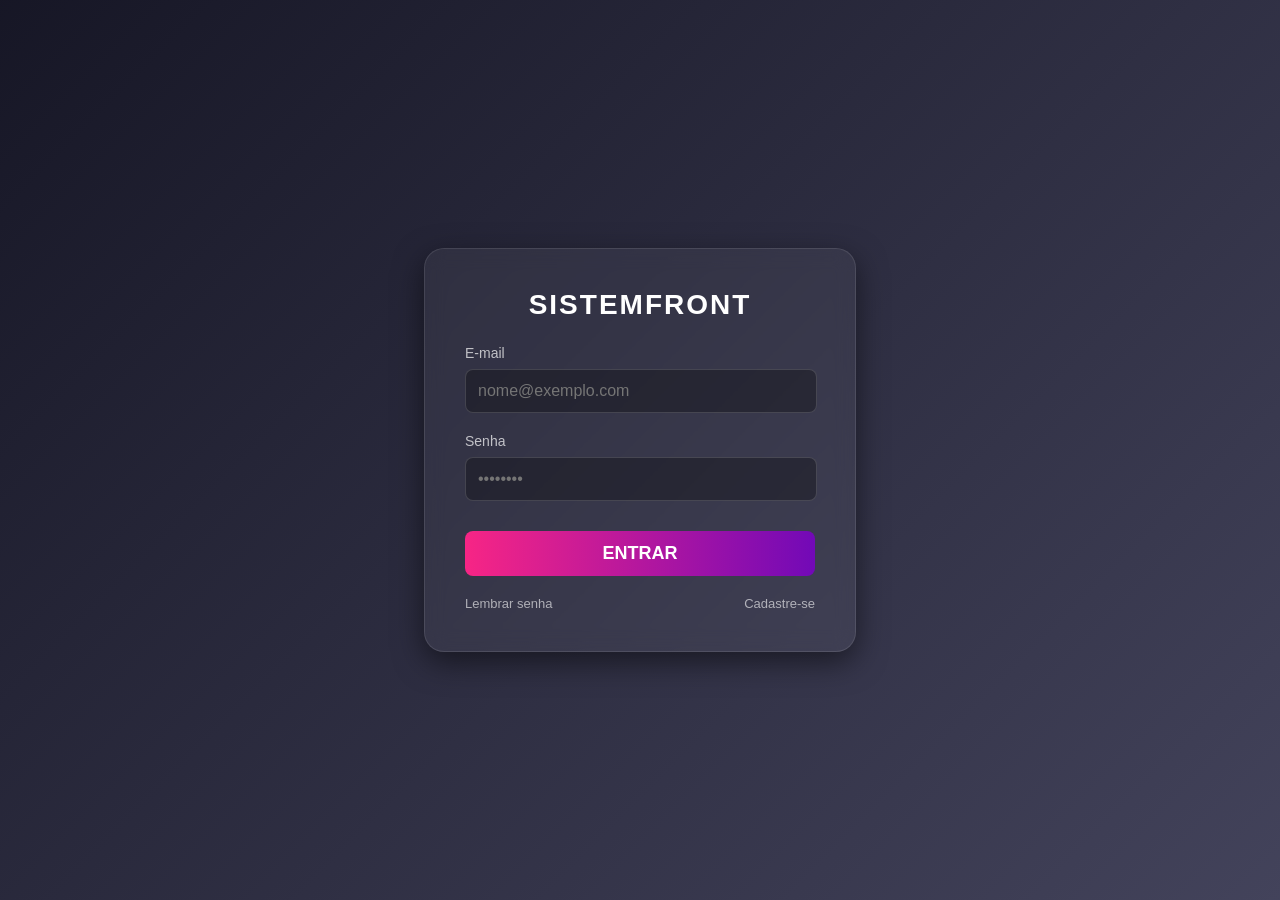
<file: index.html>
<!DOCTYPE html>
<html lang="pt-br">
<head>
    <meta charset="UTF-8">
    <meta name="viewport" content="width=device-width, initial-scale=1.0">
    <title>Sistemfront - Login</title>
    <style>
        body {
            margin: 0;
            padding: 0;
            display: flex;
            justify-content: center;
            align-items: center;
            height: 100vh;
            background: linear-gradient(135deg, rgba(10, 10, 26, 0.95), rgba(20, 20, 50, 0.8)), 
                        url('https://images.unsplash.com/photo-1518176258769-f2430c396591?q=80&w=2070&auto=format&fit=crop'); 
            background-size: cover;
            background-position: center;
            font-family: 'Segoe UI', Tahoma, Geneva, Verdana, sans-serif;
            color: white;
        }

        .login-container {
            backdrop-filter: blur(10px); 
            background: rgba(255, 255, 255, 0.05); 
            padding: 40px;
            border-radius: 20px;
            border: 1px solid rgba(255, 255, 255, 0.1);
            text-align: center;
            width: 350px;
            box-shadow: 0 10px 30px rgba(0,0,0,0.5);
        }

        .login-container h2 {
            margin-top: 0;
            font-size: 28px;
            font-weight: 600;
            letter-spacing: 2px;
        }

        .input-group {
            margin-bottom: 20px;
            text-align: left;
        }

        .input-group label {
            display: block;
            margin-bottom: 8px;
            font-size: 14px;
            color: rgba(255, 255, 255, 0.7);
        }

        .input-group input {
            width: 93%;
            padding: 12px;
            border-radius: 8px;
            border: 1px solid rgba(255, 255, 255, 0.15);
            background: rgba(0, 0, 0, 0.3);
            color: white;
            font-size: 16px;
            outline: none;
            transition: all 0.3s;
        }

        .input-group input:focus {
            border-color: #f72585; 
            box-shadow: 0 0 10px rgba(247, 37, 133, 0.5);
        }

        .login-button {
            width: 100%;
            padding: 12px;
            border-radius: 8px;
            border: none;
            background: linear-gradient(90deg, #f72585, #7209b7);
            color: white;
            font-size: 18px;
            font-weight: 600;
            cursor: pointer;
            transition: all 0.3s;
            text-transform: uppercase;
            margin-top: 10px;
        }

        .login-button:hover {
            transform: translateY(-3px); 
            box-shadow: 0 5px 15px rgba(247, 37, 133, 0.4);
        }

        .options {
            display: flex;
            justify-content: space-between;
            margin-top: 20px;
            font-size: 13px;
        }

        .options a {
            color: rgba(255, 255, 255, 0.6);
            text-decoration: none;
            transition: 0.3s;
        }

        .options a:hover {
            color: #f72585;
        }
    </style>
</head>
<body>
    <div class="login-container">
        <h2>SISTEMFRONT</h2>
        
        <div class="input-group">
            <label for="email">E-mail</label>
            <input type="email" id="email" name="email" placeholder="nome@exemplo.com">
        </div>

        <div class="input-group">
            <label for="senha">Senha</label>
            <input type="password" id="senha" name="senha" placeholder="••••••••">
        </div>

        <button class="login-button" onclick="window.location.href='painel.html'">Entrar</button>

        <div class="options">
            <a href="#">Lembrar senha</a>
            <a href="#">Cadastre-se</a>
        </div>
    </div>
</body>
</html>
</file>
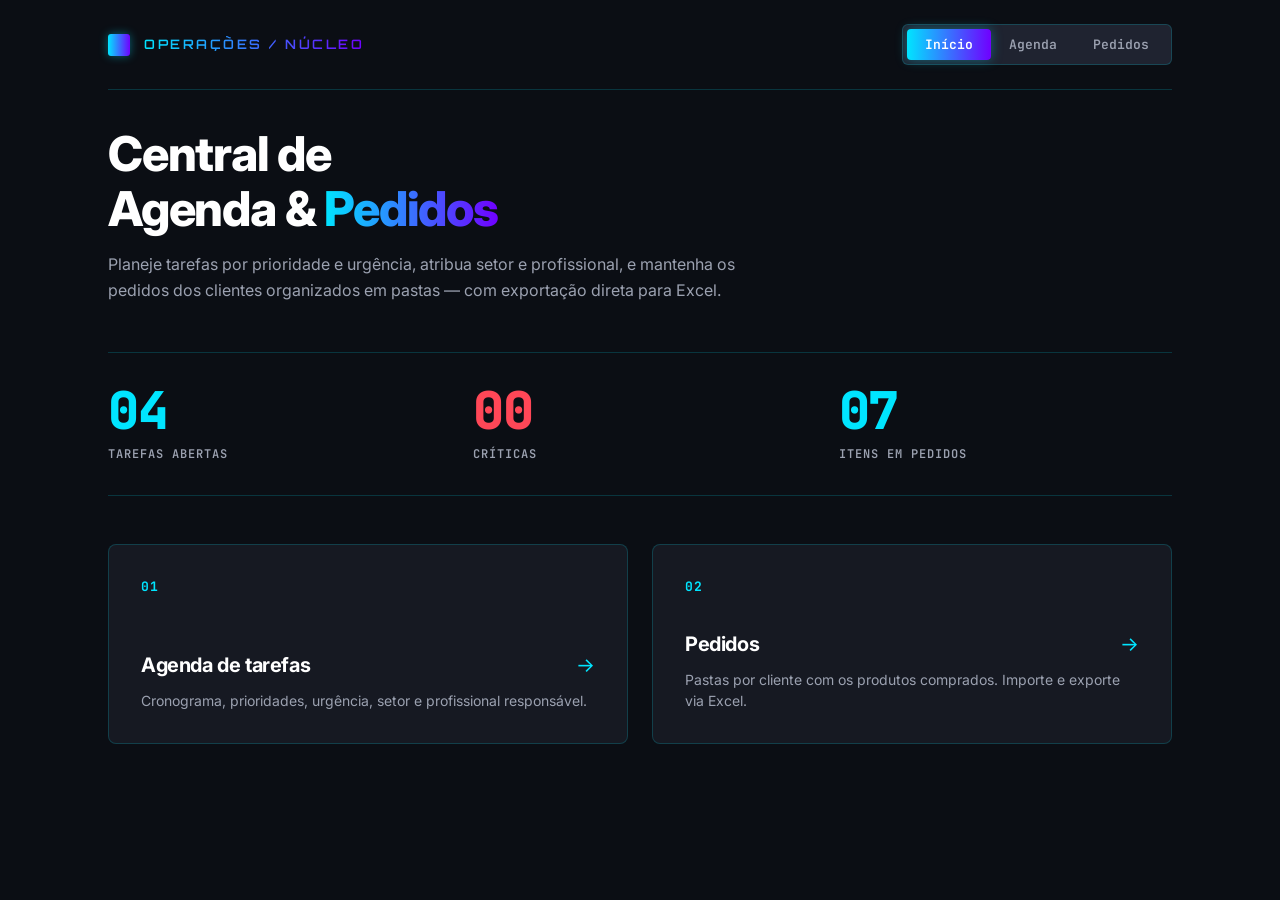
<file: muckup/index.html>
<!DOCTYPE html>
<html lang="pt-BR">
<head>
    <meta charset="UTF-8">
    <meta name="viewport" content="width=device-width, initial-scale=1.0">
    <title>Central de Agenda & Pedidos - Mockup</title>
    <link rel="preconnect" href="https://fonts.googleapis.com">
    <link rel="preconnect" href="https://fonts.gstatic.com" crossorigin>
    <link href="https://fonts.googleapis.com/css2?family=Exo+2:wght@400;600;700&family=Inter:wght@300;400;500;600;700;800&family=JetBrains+Mono:wght@400;500;600;700&family=Orbitron:wght@600;800&display=swap" rel="stylesheet">
    <style>
        :root {
            --bg-main: #0b0e14;
            --bg-card: #161922;
            --bg-surface: #1f2330;
            --bg-input: #11141c;
            --bg-dark-popover: #0d1017;
            --text-main: #ffffff;
            --text-muted: #9ba1b0;
            --text-light: #656c7d;
            --border-color: rgba(0, 229, 255, 0.18);
            --border-hover: #00E5FF;
            --border-dark: #00E5FF;
            
            --color-primary: #00E5FF;
            --color-secondary: #7000FF;
            --grad-primary: linear-gradient(90deg, #00E5FF 0%, #7000FF 100%);
            --grad-glow: 0px 4px 15px rgba(0, 229, 255, 0.35);
            
            --color-critical: #FF4757;
            --color-high: #FFA502;
            --color-medium: #00E5FF;
            --color-low: #747D8C;
            --color-success: #2ED573;
            
            --font-sans: 'Inter', sans-serif;
            --font-brand: 'Orbitron', sans-serif;
            --font-tech: 'Exo 2', sans-serif;
            --font-mono: 'JetBrains Mono', monospace;
            
            --shadow-popover: 0 12px 30px rgba(0, 0, 0, 0.7);
            --shadow-modal: 0 20px 50px rgba(0, 0, 0, 0.8);
            --transition: all 0.2s ease-in-out;
        }

        * {
            margin: 0;
            padding: 0;
            box-sizing: border-box;
        }

        body {
            background-color: var(--bg-main);
            color: var(--text-main);
            font-family: var(--font-sans);
            line-height: 1.5;
            min-height: 100vh;
            display: flex;
            flex-direction: column;
            overflow-x: hidden;
            -webkit-font-smoothing: antialiased;
        }

        .app-container {
            width: 100%;
            max-width: 1120px;
            margin: 0 auto;
            padding: 24px 28px 60px;
            flex: 1;
        }

        .top-nav {
            display: flex;
            align-items: center;
            justify-content: space-between;
            padding-bottom: 24px;
            border-bottom: 1px solid var(--border-color);
            margin-bottom: 36px;
        }

        .brand-section {
            display: flex;
            align-items: center;
            gap: 14px;
            cursor: pointer;
        }

        .brand-logo-box {
            width: 22px;
            height: 22px;
            background: var(--grad-primary);
            display: inline-block;
            border-radius: 3px;
            box-shadow: 0 0 10px rgba(0, 229, 255, 0.4);
        }

        .brand-label {
            font-family: var(--font-brand);
            font-size: 13px;
            letter-spacing: 2.5px;
            text-transform: uppercase;
            font-weight: 600;
            background: var(--grad-primary);
            -webkit-background-clip: text;
            -webkit-text-fill-color: transparent;
        }

        .nav-right-actions {
            display: flex;
            align-items: center;
            gap: 16px;
        }

        .nav-tabs {
            display: flex;
            align-items: center;
            background-color: var(--bg-surface);
            padding: 4px;
            border-radius: 6px;
            border: 1px solid var(--border-color);
        }

        .tab-btn {
            font-family: var(--font-mono);
            font-size: 13px;
            font-weight: 600;
            padding: 7px 18px;
            border: none;
            background: transparent;
            color: var(--text-muted);
            cursor: pointer;
            border-radius: 4px;
            transition: var(--transition);
        }

        .tab-btn:hover {
            color: var(--text-main);
        }

        .tab-btn.active {
            background: var(--grad-primary);
            color: #FFFFFF;
            box-shadow: 0 0 12px rgba(0, 229, 255, 0.35);
        }

        .view-section {
            display: none;
            animation: fadeIn 0.3s ease;
        }

        .view-section.active {
            display: block;
        }

        @keyframes fadeIn {
            from { opacity: 0; transform: translateY(6px); }
            to { opacity: 1; transform: translateY(0); }
        }

        .hero-title {
            font-family: var(--font-sans);
            font-size: 48px;
            font-weight: 800;
            line-height: 1.15;
            letter-spacing: -1.2px;
            margin-bottom: 16px;
        }

        .hero-title .highlight {
            background: var(--grad-primary);
            -webkit-background-clip: text;
            -webkit-text-fill-color: transparent;
        }

        .hero-description {
            font-size: 16px;
            color: var(--text-muted);
            max-width: 680px;
            line-height: 1.6;
            margin-bottom: 48px;
        }

        .metrics-grid {
            display: grid;
            grid-template-columns: repeat(3, 1fr);
            gap: 32px;
            padding: 32px 0;
            border-top: 1px solid var(--border-color);
            border-bottom: 1px solid var(--border-color);
            margin-bottom: 48px;
        }

        .metric-item {
            display: flex;
            flex-direction: column;
        }

        .metric-value {
            font-family: var(--font-mono);
            font-size: 52px;
            font-weight: 800;
            line-height: 1;
            letter-spacing: -1.5px;
            color: var(--color-primary);
            margin-bottom: 8px;
        }

        .metric-value.critical {
            color: var(--color-critical);
        }

        .metric-label {
            font-family: var(--font-mono);
            font-size: 12px;
            font-weight: 600;
            letter-spacing: 1px;
            text-transform: uppercase;
            color: var(--text-muted);
        }

        .overview-cards-grid {
            display: grid;
            grid-template-columns: repeat(2, 1fr);
            gap: 24px;
        }

        .action-card {
            background-color: var(--bg-card);
            border: 1px solid var(--border-color);
            border-radius: 8px;
            padding: 32px;
            cursor: pointer;
            transition: var(--transition);
            display: flex;
            flex-direction: column;
            justify-content: space-between;
            min-height: 200px;
        }

        .action-card:hover {
            border-color: var(--color-primary);
            transform: translateY(-3px);
            box-shadow: 0 8px 30px rgba(0, 229, 255, 0.15);
        }

        .card-num {
            font-family: var(--font-mono);
            font-size: 13px;
            font-weight: 700;
            color: var(--color-primary);
            letter-spacing: 1px;
            margin-bottom: 24px;
        }

        .card-title-row {
            display: flex;
            align-items: center;
            justify-content: space-between;
            margin-bottom: 10px;
        }

        .card-title-row h3 {
            font-size: 20px;
            font-weight: 700;
            letter-spacing: -0.4px;
        }

        .card-arrow {
            font-size: 20px;
            transition: transform 0.2s ease;
            color: var(--color-primary);
        }

        .action-card:hover .card-arrow {
            transform: translateX(6px);
        }

        .card-subtitle {
            font-size: 14px;
            color: var(--text-muted);
            line-height: 1.5;
        }

        .module-header {
            display: flex;
            align-items: flex-end;
            justify-content: space-between;
            margin-bottom: 28px;
        }

        .module-meta {
            font-family: var(--font-mono);
            font-size: 12px;
            font-weight: 700;
            color: var(--color-primary);
            letter-spacing: 1.5px;
            text-transform: uppercase;
            margin-bottom: 4px;
        }

        .module-title {
            font-size: 32px;
            font-weight: 800;
            letter-spacing: -0.8px;
        }

        .btn-primary-action {
            background: var(--grad-primary);
            color: #FFFFFF;
            font-family: var(--font-tech);
            font-size: 14px;
            font-weight: 700;
            text-transform: uppercase;
            letter-spacing: 1px;
            padding: 12px 24px;
            border: none;
            border-radius: 6px;
            cursor: pointer;
            transition: var(--transition);
            display: inline-flex;
            align-items: center;
            gap: 8px;
            box-shadow: var(--grad-glow);
        }

        .btn-primary-action:hover {
            transform: translateY(-2px);
            box-shadow: 0 6px 20px rgba(0, 229, 255, 0.5);
            filter: brightness(1.1);
        }

        .filter-panel {
            background-color: var(--bg-card);
            border: 1px solid var(--border-color);
            border-radius: 8px;
            padding: 24px;
            margin-bottom: 36px;
            display: grid;
            grid-template-columns: repeat(3, 1fr);
            gap: 20px;
        }

        .filter-group {
            position: relative;
            display: flex;
            flex-direction: column;
        }

        .filter-label {
            font-family: var(--font-mono);
            font-size: 11px;
            font-weight: 700;
            letter-spacing: 1.5px;
            text-transform: uppercase;
            color: var(--text-muted);
            margin-bottom: 8px;
        }

        .custom-select-trigger {
            background-color: var(--bg-surface);
            border: 1px solid var(--border-color);
            padding: 12px 16px;
            font-size: 14px;
            font-weight: 500;
            color: var(--text-main);
            border-radius: 6px;
            cursor: pointer;
            display: flex;
            align-items: center;
            justify-content: space-between;
            transition: var(--transition);
            user-select: none;
        }

        .custom-select-trigger:hover,
        .custom-select-trigger.active {
            border-color: var(--color-primary);
            box-shadow: 0 0 10px rgba(0, 229, 255, 0.2);
        }

        .select-chevron {
            font-size: 10px;
            color: var(--text-muted);
            transition: transform 0.2s;
        }

        .custom-select-trigger.active .select-chevron {
            transform: rotate(180deg);
        }

        .dark-popover-menu {
            position: absolute;
            top: calc(100% + 6px);
            left: 0;
            right: 0;
            background-color: var(--bg-dark-popover);
            color: #FFFFFF;
            border: 1px solid var(--border-color);
            border-radius: 8px;
            padding: 8px;
            box-shadow: var(--shadow-popover);
            z-index: 100;
            display: none;
            flex-direction: column;
            gap: 2px;
            min-width: 220px;
        }

        .dark-popover-menu.open {
            display: flex;
            animation: popIn 0.15s ease-out;
        }

        @keyframes popIn {
            from { opacity: 0; transform: scale(0.96); }
            to { opacity: 1; transform: scale(1); }
        }

        .popover-item {
            padding: 10px 14px;
            font-size: 14px;
            font-weight: 500;
            border-radius: 6px;
            cursor: pointer;
            display: flex;
            align-items: center;
            gap: 10px;
            transition: background 0.15s;
        }

        .popover-item:hover {
            background-color: rgba(0, 229, 255, 0.12);
            color: var(--color-primary);
        }

        .popover-item.selected {
            background-color: rgba(0, 229, 255, 0.2);
            color: #FFFFFF;
        }

        .item-check {
            width: 14px;
            font-size: 12px;
            color: var(--color-primary);
            display: inline-block;
        }

        .timeline-container {
            display: flex;
            flex-direction: column;
            gap: 36px;
        }

        .day-group {
            display: flex;
            flex-direction: column;
            gap: 16px;
        }

        .day-header {
            display: flex;
            align-items: baseline;
            justify-content: space-between;
            padding-bottom: 10px;
            border-bottom: 1px solid var(--border-color);
        }

        .day-title {
            font-size: 19px;
            font-weight: 700;
            letter-spacing: -0.3px;
        }

        .day-count {
            font-family: var(--font-mono);
            font-size: 13px;
            color: var(--color-primary);
        }

        .task-card {
            background-color: var(--bg-card);
            border: 1px solid var(--border-color);
            border-left-width: 5px;
            border-radius: 8px;
            padding: 20px 24px;
            display: grid;
            grid-template-columns: 80px 1fr auto;
            gap: 20px;
            align-items: flex-start;
            transition: var(--transition);
            position: relative;
        }

        .task-card:hover {
            transform: translateY(-2px);
            box-shadow: 0 8px 24px rgba(0, 0, 0, 0.35);
        }

        .task-card.border-critical { border-left-color: var(--color-critical); }
        .task-card.border-high { border-left-color: var(--color-high); }
        .task-card.border-medium { border-left-color: var(--color-medium); }
        .task-card.border-low { border-left-color: var(--color-low); }

        .task-time {
            font-family: var(--font-mono);
            font-size: 15px;
            font-weight: 700;
            color: var(--text-muted);
            padding-top: 2px;
        }

        .task-body {
            display: flex;
            flex-direction: column;
            gap: 8px;
        }

        .task-title {
            font-size: 17px;
            font-weight: 700;
            letter-spacing: -0.2px;
            line-height: 1.3;
        }

        .task-badges-row {
            display: flex;
            align-items: center;
            gap: 8px;
            flex-wrap: wrap;
            margin: 2px 0 4px;
        }

        .badge-priority {
            font-family: var(--font-mono);
            font-size: 11px;
            font-weight: 700;
            text-transform: uppercase;
            padding: 3px 8px;
            border-radius: 4px;
            letter-spacing: 0.5px;
        }

        .badge-priority.critical {
            background-color: rgba(255, 71, 87, 0.15);
            color: var(--color-critical);
            border: 1px solid rgba(255, 71, 87, 0.4);
        }

        .badge-priority.high {
            background-color: rgba(255, 165, 2, 0.15);
            color: var(--color-high);
            border: 1px solid rgba(255, 165, 2, 0.4);
        }

        .badge-priority.medium {
            background-color: rgba(0, 229, 255, 0.15);
            color: var(--color-medium);
            border: 1px solid rgba(0, 229, 255, 0.4);
        }

        .badge-priority.low {
            background-color: rgba(116, 125, 140, 0.15);
            color: var(--color-low);
            border: 1px solid rgba(116, 125, 140, 0.4);
        }

        .badge-status {
            font-family: var(--font-mono);
            font-size: 11px;
            font-weight: 600;
            padding: 3px 8px;
            border-radius: 4px;
            background-color: var(--bg-surface);
            color: var(--text-muted);
            border: 1px solid var(--border-color);
        }

        .badge-status.concluida {
            background-color: rgba(46, 213, 115, 0.15);
            color: var(--color-success);
            border-color: rgba(46, 213, 115, 0.4);
        }

        .task-metadata-list {
            display: flex;
            align-items: center;
            gap: 20px;
            font-size: 13px;
            color: var(--text-muted);
            flex-wrap: wrap;
        }

        .metadata-row {
            display: flex;
            align-items: center;
            gap: 6px;
        }

        .meta-icon {
            color: var(--color-primary);
            font-size: 12px;
        }

        .task-actions {
            display: flex;
            align-items: center;
            gap: 8px;
        }

        .btn-icon-action {
            background-color: var(--bg-surface);
            border: 1px solid var(--border-color);
            color: var(--text-muted);
            width: 34px;
            height: 34px;
            border-radius: 6px;
            display: flex;
            align-items: center;
            justify-content: center;
            cursor: pointer;
            transition: var(--transition);
        }

        .btn-icon-action:hover {
            color: #FFFFFF;
            border-color: var(--color-primary);
            background-color: rgba(0, 229, 255, 0.15);
        }

        .folders-grid {
            display: grid;
            grid-template-columns: repeat(3, 1fr);
            gap: 24px;
        }

        .folder-card {
            background-color: var(--bg-card);
            border: 1px solid var(--border-color);
            border-radius: 8px;
            padding: 28px;
            cursor: pointer;
            transition: var(--transition);
            display: flex;
            flex-direction: column;
            justify-content: space-between;
            min-height: 190px;
        }

        .folder-card:hover {
            border-color: var(--color-primary);
            transform: translateY(-3px);
            box-shadow: 0 8px 30px rgba(0, 229, 255, 0.15);
        }

        .folder-card-top {
            display: flex;
            align-items: center;
            justify-content: space-between;
            margin-bottom: 16px;
        }

        .folder-icon-box {
            font-size: 28px;
        }

        .folder-code {
            font-family: var(--font-mono);
            font-size: 12px;
            font-weight: 700;
            color: var(--color-primary);
            background-color: var(--bg-surface);
            padding: 4px 8px;
            border-radius: 4px;
            border: 1px solid var(--border-color);
        }

        .folder-client-name {
            font-size: 20px;
            font-weight: 700;
            letter-spacing: -0.3px;
            margin-bottom: 6px;
        }

        .folder-card-bottom {
            display: flex;
            align-items: baseline;
            justify-content: space-between;
            border-top: 1px solid var(--border-color);
            padding-top: 14px;
            margin-top: 16px;
        }

        .folder-items-count {
            font-size: 13px;
            color: var(--text-muted);
        }

        .folder-total-val {
            font-family: var(--font-mono);
            font-size: 15px;
            font-weight: 700;
            color: #FFFFFF;
        }

        .back-nav-btn {
            background: none;
            border: none;
            color: var(--color-primary);
            font-family: var(--font-mono);
            font-size: 13px;
            font-weight: 600;
            display: inline-flex;
            align-items: center;
            gap: 6px;
            cursor: pointer;
            margin-bottom: 20px;
            padding: 4px 0;
            transition: var(--transition);
        }

        .back-nav-btn:hover {
            text-decoration: underline;
        }

        .order-detail-header {
            display: flex;
            align-items: flex-end;
            justify-content: space-between;
            margin-bottom: 24px;
            flex-wrap: wrap;
            gap: 16px;
        }

        .order-actions-row {
            display: flex;
            align-items: center;
            gap: 12px;
        }

        .btn-outline {
            background-color: var(--bg-surface);
            border: 1px solid var(--border-color);
            color: var(--text-main);
            font-family: var(--font-tech);
            font-size: 13px;
            font-weight: 600;
            padding: 10px 18px;
            border-radius: 6px;
            cursor: pointer;
            transition: var(--transition);
            display: inline-flex;
            align-items: center;
            gap: 6px;
        }

        .btn-outline:hover {
            border-color: var(--color-primary);
            color: var(--color-primary);
            background-color: rgba(0, 229, 255, 0.1);
        }

        .table-card {
            background-color: var(--bg-card);
            border: 1px solid var(--border-color);
            border-radius: 8px;
            overflow: hidden;
        }

        .products-table {
            width: 100%;
            border-collapse: collapse;
            text-align: left;
        }

        .products-table th {
            background-color: var(--bg-surface);
            font-family: var(--font-mono);
            font-size: 11px;
            font-weight: 700;
            letter-spacing: 1px;
            text-transform: uppercase;
            color: var(--text-muted);
            padding: 14px 20px;
            border-bottom: 1px solid var(--border-color);
        }

        .products-table td {
            padding: 16px 20px;
            font-size: 14px;
            border-bottom: 1px solid var(--border-color);
        }

        .products-table tbody tr:hover {
            background-color: rgba(0, 229, 255, 0.04);
        }

        .td-product {
            font-weight: 600;
        }

        .td-mono {
            font-family: var(--font-mono);
        }

        .table-total-row td {
            font-family: var(--font-mono);
            font-size: 15px;
            font-weight: 700;
            background-color: var(--bg-surface);
            border-bottom: none;
            color: #FFFFFF;
        }

        .modal-overlay {
            position: fixed;
            top: 0;
            left: 0;
            right: 0;
            bottom: 0;
            background-color: rgba(11, 14, 20, 0.85);
            backdrop-filter: blur(8px);
            z-index: 1000;
            display: none;
            align-items: center;
            justify-content: center;
            padding: 20px;
        }

        .modal-overlay.active {
            display: flex;
            animation: modalFade 0.2s ease-out;
        }

        @keyframes modalFade {
            from { opacity: 0; transform: scale(0.97); }
            to { opacity: 1; transform: scale(1); }
        }

        .modal-window {
            background-color: var(--bg-card);
            border: 1px solid var(--border-color);
            border-radius: 8px;
            width: 100%;
            max-width: 580px;
            box-shadow: var(--shadow-modal);
            overflow: hidden;
        }

        .modal-header {
            display: flex;
            align-items: center;
            justify-content: space-between;
            padding: 20px 24px;
            border-bottom: 1px solid var(--border-color);
            background-color: var(--bg-surface);
        }

        .modal-title {
            font-size: 18px;
            font-weight: 700;
            letter-spacing: -0.3px;
        }

        .modal-close-btn {
            background: none;
            border: none;
            color: var(--text-muted);
            font-size: 18px;
            cursor: pointer;
            transition: var(--transition);
        }

        .modal-close-btn:hover {
            color: #FFFFFF;
        }

        .modal-body {
            padding: 24px;
            display: flex;
            flex-direction: column;
            gap: 18px;
            max-height: 70vh;
            overflow-y: auto;
        }

        .form-group {
            display: flex;
            flex-direction: column;
            gap: 6px;
        }

        .form-row-2 {
            display: grid;
            grid-template-columns: 1fr 1fr;
            gap: 16px;
        }

        .form-label {
            font-family: var(--font-mono);
            font-size: 11px;
            font-weight: 700;
            letter-spacing: 1px;
            text-transform: uppercase;
            color: var(--text-muted);
        }

        .form-input, .form-select, .form-textarea {
            background-color: var(--bg-input);
            border: 1px solid var(--border-color);
            color: #FFFFFF;
            font-family: var(--font-sans);
            font-size: 14px;
            padding: 10px 14px;
            border-radius: 6px;
            outline: none;
            transition: var(--transition);
        }

        .form-input:focus, .form-select:focus, .form-textarea:focus {
            border-color: var(--color-primary);
            box-shadow: 0 0 10px rgba(0, 229, 255, 0.25);
        }

        .form-textarea {
            resize: vertical;
            min-height: 80px;
        }

        .modal-footer {
            padding: 16px 24px;
            background-color: var(--bg-surface);
            border-top: 1px solid var(--border-color);
            display: flex;
            align-items: center;
            justify-content: flex-end;
            gap: 12px;
        }

        .toast-notification {
            position: fixed;
            bottom: 28px;
            right: 28px;
            background-color: var(--bg-surface);
            border: 1px solid var(--color-primary);
            color: #FFFFFF;
            padding: 14px 22px;
            border-radius: 6px;
            font-family: var(--font-mono);
            font-size: 13px;
            display: flex;
            align-items: center;
            gap: 12px;
            box-shadow: 0 10px 30px rgba(0, 229, 255, 0.3);
            z-index: 2000;
            transform: translateY(100px);
            opacity: 0;
            transition: all 0.3s ease;
        }

        .toast-notification.show {
            transform: translateY(0);
            opacity: 1;
        }

        @media (max-width: 860px) {
            .hero-title { font-size: 38px; }
            .overview-cards-grid { grid-template-columns: 1fr; }
            .filter-panel { grid-template-columns: 1fr; }
            .folders-grid { grid-template-columns: 1fr; }
            .metrics-grid { grid-template-columns: 1fr; gap: 24px; }
            .task-card { grid-template-columns: 1fr; }
            .task-time { font-size: 13px; }
            .top-nav { flex-direction: column; align-items: flex-start; gap: 16px; }
            .nav-right-actions { width: 100%; justify-content: space-between; }
            .order-detail-header { flex-direction: column; align-items: flex-start; }
            .form-row-2 { grid-template-columns: 1fr; }
        }
    </style>
</head>
<body>

    <div class="app-container">
        
        <header class="top-nav">
            <div class="brand-section" onclick="switchView('overview')">
                <span class="brand-logo-box"></span>
                <span class="brand-label">Operações / Núcleo</span>
            </div>

            <div class="nav-right-actions">
                <nav class="nav-tabs">
                    <button class="tab-btn active" id="tab-overview" onclick="switchView('overview')">Início</button>
                    <button class="tab-btn" id="tab-agenda" onclick="switchView('agenda')">Agenda</button>
                    <button class="tab-btn" id="tab-pedidos" onclick="switchView('pedidos')">Pedidos</button>
                </nav>
            </div>
        </header>

        <main id="view-overview" class="view-section active">
            <h1 class="hero-title">Central de<br>Agenda & <span class="highlight">Pedidos</span></h1>
            
            <p class="hero-description">
                Planeje tarefas por prioridade e urgência, atribua setor e profissional, e mantenha os pedidos dos clientes organizados em pastas — com exportação direta para Excel.
            </p>

            <div class="metrics-grid">
                <div class="metric-item">
                    <span class="metric-value" id="count-tarefas">04</span>
                    <span class="metric-label">Tarefas Abertas</span>
                </div>
                <div class="metric-item">
                    <span class="metric-value critical" id="count-criticas">00</span>
                    <span class="metric-label">Críticas</span>
                </div>
                <div class="metric-item">
                    <span class="metric-value" id="count-pedidos">07</span>
                    <span class="metric-label">Itens em Pedidos</span>
                </div>
            </div>

            <div class="overview-cards-grid">
                <div class="action-card" onclick="switchView('agenda')">
                    <span class="card-num">01</span>
                    <div>
                        <div class="card-title-row">
                            <h3>Agenda de tarefas</h3>
                            <span class="card-arrow">→</span>
                        </div>
                        <p class="card-subtitle">Cronograma, prioridades, urgência, setor e profissional responsável.</p>
                    </div>
                </div>

                <div class="action-card" onclick="switchView('pedidos')">
                    <span class="card-num">02</span>
                    <div>
                        <div class="card-title-row">
                            <h3>Pedidos</h3>
                            <span class="card-arrow">→</span>
                        </div>
                        <p class="card-subtitle">Pastas por cliente com os produtos comprados. Importe e exporte via Excel.</p>
                    </div>
                </div>
            </div>
        </main>

        <main id="view-agenda" class="view-section">
            <div class="module-header">
                <div>
                    <div class="module-meta">Módulo 01</div>
                    <h2 class="module-title">Agenda</h2>
                </div>
                <button class="btn-primary-action" onclick="openModal('modal-tarefa')">
                    <span>+</span> Nova tarefa
                </button>
            </div>

            <div class="filter-panel">
                <div class="filter-group">
                    <label class="filter-label">Setor</label>
                    <div class="custom-select-trigger" onclick="togglePopover('popover-setor', this)">
                        <span id="selected-setor-text">Todos os setores</span>
                        <span class="select-chevron">▼</span>
                    </div>
                    <div class="dark-popover-menu" id="popover-setor">
                        <div class="popover-item selected" onclick="selectFilter('setor', 'all', 'Todos os setores')"><span class="item-check">✓</span> Todos os setores</div>
                        <div class="popover-item" onclick="selectFilter('setor', 'Produção', 'Produção')"><span class="item-check"></span> Produção</div>
                        <div class="popover-item" onclick="selectFilter('setor', 'Logística', 'Logística')"><span class="item-check"></span> Logística</div>
                        <div class="popover-item" onclick="selectFilter('setor', 'Comercial', 'Comercial')"><span class="item-check"></span> Comercial</div>
                        <div class="popover-item" onclick="selectFilter('setor', 'Manutenção', 'Manutenção')"><span class="item-check"></span> Manutenção</div>
                        <div class="popover-item" onclick="selectFilter('setor', 'Financeiro', 'Financeiro')"><span class="item-check"></span> Financeiro</div>
                        <div class="popover-item" onclick="selectFilter('setor', 'Qualidade', 'Qualidade')"><span class="item-check"></span> Qualidade</div>
                    </div>
                </div>

                <div class="filter-group">
                    <label class="filter-label">Status</label>
                    <div class="custom-select-trigger" onclick="togglePopover('popover-status', this)">
                        <span id="selected-status-text">Todos</span>
                        <span class="select-chevron">▼</span>
                    </div>
                    <div class="dark-popover-menu" id="popover-status">
                        <div class="popover-item selected" onclick="selectFilter('status', 'all', 'Todos')"><span class="item-check">✓</span> Todos</div>
                        <div class="popover-item" onclick="selectFilter('status', 'Pendente', 'Pendente')"><span class="item-check"></span> Pendente</div>
                        <div class="popover-item" onclick="selectFilter('status', 'Em andamento', 'Em andamento')"><span class="item-check"></span> Em andamento</div>
                        <div class="popover-item" onclick="selectFilter('status', 'Concluída', 'Concluída')"><span class="item-check"></span> Concluída</div>
                    </div>
                </div>

                <div class="filter-group">
                    <label class="filter-label">Prioridade</label>
                    <div class="custom-select-trigger" onclick="togglePopover('popover-prioridade', this)">
                        <span id="selected-prioridade-text">Todas</span>
                        <span class="select-chevron">▼</span>
                    </div>
                    <div class="dark-popover-menu" id="popover-prioridade">
                        <div class="popover-item selected" onclick="selectFilter('prioridade', 'all', 'Todas')"><span class="item-check">✓</span> Todas</div>
                        <div class="popover-item" onclick="selectFilter('prioridade', 'Crítica', 'Crítica')"><span class="item-check"></span> Crítica</div>
                        <div class="popover-item" onclick="selectFilter('prioridade', 'Alta', 'Alta')"><span class="item-check"></span> Alta</div>
                        <div class="popover-item" onclick="selectFilter('prioridade', 'Média', 'Média')"><span class="item-check"></span> Média</div>
                        <div class="popover-item" onclick="selectFilter('prioridade', 'Baixa', 'Baixa')"><span class="item-check"></span> Baixa</div>
                    </div>
                </div>
            </div>

            <div class="timeline-container" id="timeline-task-list"></div>
        </main>

        <main id="view-pedidos" class="view-section">
            <div class="module-header">
                <div>
                    <div class="module-meta">Módulo 02</div>
                    <h2 class="module-title">Pedidos</h2>
                </div>
                <button class="btn-primary-action" onclick="openModal('modal-pasta')">
                    <span>+</span> Nova pasta
                </button>
            </div>

            <div class="folders-grid" id="folders-container"></div>
        </main>

        <main id="view-pasta-detalhe" class="view-section">
            <button class="back-nav-btn" onclick="switchView('pedidos')">
                ← Voltar às pastas
            </button>

            <div class="order-detail-header">
                <div>
                    <div class="module-meta" id="folder-detail-code">PASTA • PED-2041</div>
                    <h2 class="module-title" id="folder-detail-name">Grupo Meridiano</h2>
                </div>

                <div class="order-actions-row">
                    <button class="btn-outline" onclick="simularImportarExcel()">
                        ↑ Importar Excel
                    </button>
                    <button class="btn-outline" onclick="simularExportarExcel()">
                        ↓ Exportar Excel
                    </button>
                    <button class="btn-primary-action" onclick="openModal('modal-produto')">
                        + Produto
                    </button>
                </div>
            </div>

            <div class="table-card">
                <table class="products-table">
                    <thead>
                        <tr>
                            <th>Produto</th>
                            <th>Qtd</th>
                            <th>Vlr. Unit.</th>
                            <th>Total</th>
                            <th>Compra</th>
                            <th>Status</th>
                            <th>Ações</th>
                        </tr>
                    </thead>
                    <tbody id="folder-products-tbody"></tbody>
                    <tfoot>
                        <tr class="table-total-row">
                            <td colspan="3">TOTAL DO PEDIDO</td>
                            <td colspan="4" id="folder-grand-total">R$ 2.577,60</td>
                        </tr>
                    </tfoot>
                </table>
            </div>
        </main>

    </div>

    <div class="modal-overlay" id="modal-tarefa">
        <div class="modal-window">
            <div class="modal-header">
                <h3 class="modal-title">Nova tarefa da agenda</h3>
                <button class="modal-close-btn" onclick="closeModal('modal-tarefa')">✕</button>
            </div>
            <form onsubmit="salvarNovaTarefa(event)">
                <div class="modal-body">
                    <div class="form-group">
                        <label class="form-label">Título da Tarefa</label>
                        <input type="text" id="task-input-titulo" class="form-input" placeholder="Ex.: Manutenção preventiva na esteira 04" required>
                    </div>

                    <div class="form-group">
                        <label class="form-label">Descrição / Observações</label>
                        <textarea id="task-input-desc" class="form-textarea" placeholder="Detalhes operacionais sobre o que precisa ser feito..."></textarea>
                    </div>

                    <div class="form-row-2">
                        <div class="form-group">
                            <label class="form-label">Data</label>
                            <input type="date" id="task-input-data" class="form-input" required>
                        </div>
                        <div class="form-group">
                            <label class="form-label">Horário</label>
                            <input type="time" id="task-input-hora" class="form-input" value="09:00" required>
                        </div>
                    </div>

                    <div class="form-row-2">
                        <div class="form-group">
                            <label class="form-label">Prioridade</label>
                            <select id="task-input-prioridade" class="form-select">
                                <option value="Crítica">Crítica</option>
                                <option value="Alta" selected>Alta</option>
                                <option value="Média">Média</option>
                                <option value="Baixa">Baixa</option>
                            </select>
                        </div>
                        <div class="form-group">
                            <label class="form-label">Urgência</label>
                            <select id="task-input-urgencia" class="form-select">
                                <option value="Imediata">Imediata</option>
                                <option value="Ainda hoje" selected>Ainda hoje</option>
                                <option value="Esta semana">Esta semana</option>
                                <option value="Baixa urgência">Baixa urgência</option>
                            </select>
                        </div>
                    </div>

                    <div class="form-row-2">
                        <div class="form-group">
                            <label class="form-label">Setor</label>
                            <select id="task-input-setor" class="form-select">
                                <option value="Produção">Produção</option>
                                <option value="Logística" selected>Logística</option>
                                <option value="Comercial">Comercial</option>
                                <option value="Manutenção">Manutenção</option>
                                <option value="Financeiro">Financeiro</option>
                                <option value="Qualidade">Qualidade</option>
                            </select>
                        </div>
                        <div class="form-group">
                            <label class="form-label">Profissional Responsável</label>
                            <input type="text" id="task-input-profissional" class="form-input" placeholder="Ex.: Patrícia Alencar" required>
                        </div>
                    </div>

                    <div class="form-group">
                        <label class="form-label">Status Inicial</label>
                        <select id="task-input-status" class="form-select">
                            <option value="Pendente" selected>Pendente</option>
                            <option value="Em andamento">Em andamento</option>
                            <option value="Concluída">Concluída</option>
                        </select>
                    </div>
                </div>

                <div class="modal-footer">
                    <button type="button" class="btn-outline" onclick="closeModal('modal-tarefa')">Cancelar</button>
                    <button type="submit" class="btn-primary-action">Salvar tarefa</button>
                </div>
            </form>
        </div>
    </div>

    <div class="modal-overlay" id="modal-pasta">
        <div class="modal-window">
            <div class="modal-header">
                <h3 class="modal-title">Nova pasta de cliente</h3>
                <button class="modal-close-btn" onclick="closeModal('modal-pasta')">✕</button>
            </div>
            <form onsubmit="salvarNovaPasta(event)">
                <div class="modal-body">
                    <div class="form-group">
                        <label class="form-label">Código da Pasta</label>
                        <input type="text" id="folder-input-code" class="form-input" value="PED-2055" required>
                    </div>
                    <div class="form-group">
                        <label class="form-label">Nome do Cliente / Empresa</label>
                        <input type="text" id="folder-input-name" class="form-input" placeholder="Ex.: Indústria Alvorada S.A." required>
                    </div>
                </div>
                <div class="modal-footer">
                    <button type="button" class="btn-outline" onclick="closeModal('modal-pasta')">Cancelar</button>
                    <button type="submit" class="btn-primary-action">Criar pasta</button>
                </div>
            </form>
        </div>
    </div>

    <div class="modal-overlay" id="modal-produto">
        <div class="modal-window">
            <div class="modal-header">
                <h3 class="modal-title">Adicionar produto ao pedido</h3>
                <button class="modal-close-btn" onclick="closeModal('modal-produto')">✕</button>
            </div>
            <form onsubmit="salvarNovoProduto(event)">
                <div class="modal-body">
                    <div class="form-group">
                        <label class="form-label">Nome do Produto / Descrição</label>
                        <input type="text" id="prod-input-name" class="form-input" placeholder="Ex.: Bobina de Papel Kraft" required>
                    </div>
                    <div class="form-row-2">
                        <div class="form-group">
                            <label class="form-label">Quantidade</label>
                            <input type="number" id="prod-input-qtd" class="form-input" min="1" value="10" required>
                        </div>
                        <div class="form-group">
                            <label class="form-label">Valor Unitário (R$)</label>
                            <input type="number" step="0.01" id="prod-input-valor" class="form-input" min="0.01" value="25.50" required>
                        </div>
                    </div>
                    <div class="form-row-2">
                        <div class="form-group">
                            <label class="form-label">Data da Compra</label>
                            <input type="date" id="prod-input-data" class="form-input" required>
                        </div>
                        <div class="form-group">
                            <label class="form-label">Status do Item</label>
                            <select id="prod-input-status" class="form-select">
                                <option value="Aguardando" selected>Aguardando</option>
                                <option value="Separado">Separado / Pronto</option>
                                <option value="Enviado">Enviado</option>
                            </select>
                        </div>
                    </div>
                </div>
                <div class="modal-footer">
                    <button type="button" class="btn-outline" onclick="closeModal('modal-produto')">Cancelar</button>
                    <button type="submit" class="btn-primary-action">Adicionar</button>
                </div>
            </form>
        </div>
    </div>

    <div class="toast-notification" id="toast">
        <span id="toast-message">Operação realizada com sucesso!</span>
    </div>

    <script>
        let TAREFAS_MOCK = [
            {
                id: 1,
                data: "2026-09-05",
                dataDisplay: "Sábado, 05 De Setembro",
                hora: "09:00",
                titulo: "Revisar lote de embalagens defeituosas",
                descricao: "Checagem de controle de qualidade no lote 4410",
                prioridade: "Crítica",
                urgencia: "Imediata",
                setor: "Qualidade",
                profissional: "Patrícia Alencar",
                status: "Concluída"
            },
            {
                id: 2,
                data: "2026-09-05",
                dataDisplay: "Sábado, 05 De Setembro",
                hora: "14:30",
                titulo: "Montar pedido Grupo Meridiano",
                descricao: "Separar caixas reforçadas e fitas industriais",
                prioridade: "Alta",
                urgencia: "Ainda hoje",
                setor: "Logística",
                profissional: "João Peixoto",
                status: "Pendente"
            },
            {
                id: 3,
                data: "2026-09-06",
                dataDisplay: "Domingo, 06 De Setembro",
                hora: "08:00",
                titulo: "Calibrar prensa hidráulica 02",
                descricao: "Manutenção preventiva programada de sensores",
                prioridade: "Média",
                urgencia: "Esta semana",
                setor: "Manutenção",
                profissional: "Marcos Vinicius",
                status: "Pendente"
            },
            {
                id: 4,
                data: "2026-09-07",
                dataDisplay: "Segunda-Feira, 07 De Setembro",
                hora: "11:00",
                titulo: "Fechar proposta comercial Norte Têxtil",
                descricao: "Revisão dos preços e prazos de entrega",
                prioridade: "Alta",
                urgencia: "Esta semana",
                setor: "Comercial",
                profissional: "Fernanda Lopes",
                status: "Pendente"
            },
            {
                id: 5,
                data: "2026-09-09",
                dataDisplay: "Quarta-Feira, 09 De Setembro",
                hora: "16:00",
                titulo: "Conciliar notas fiscais de entrada",
                descricao: "Conferência do fechamento contábil",
                prioridade: "Média",
                urgencia: "Esta semana",
                setor: "Financeiro",
                profissional: "Carlos Mendes",
                status: "Pendente"
            }
        ];

        let PASTAS_MOCK = [
            {
                id: "ped-2041",
                codigo: "PED-2041",
                cliente: "Grupo Meridiano",
                produtos: [
                    { id: 101, nome: "Caixa reforçada 40×30", qtd: 120, valorUnit: 8.50, dataCompra: "2026-09-02", status: "Separado" },
                    { id: 102, nome: "Fita industrial 48mm", qtd: 60, valorUnit: 12.00, dataCompra: "2026-09-02", status: "Aguardando" },
                    { id: 103, nome: "Filme stretch 500mm", qtd: 24, valorUnit: 34.90, dataCompra: "2026-09-03", status: "Aguardando" }
                ]
            },
            {
                id: "ped-2039",
                codigo: "PED-2039",
                cliente: "Norte Têxtil",
                produtos: [
                    { id: 201, nome: "Bobina Plástica Termoencolhível", qtd: 10, valorUnit: 98.50, dataCompra: "2026-09-01", status: "Separado" },
                    { id: 202, nome: "Etiquetas Adesivas Térmicas", qtd: 20, valorUnit: 24.00, dataCompra: "2026-09-02", status: "Aguardando" }
                ]
            },
            {
                id: "ped-2050",
                codigo: "PED-2050",
                cliente: "Oficina do Sabor",
                produtos: [
                    { id: 301, nome: "Embalagem Kraft delivery", qtd: 200, valorUnit: 3.20, dataCompra: "2026-09-04", status: "Separado" },
                    { id: 302, nome: "Lacre de Segurança inviolável", qtd: 300, valorUnit: 1.29, dataCompra: "2026-09-04", status: "Separado" }
                ]
            }
        ];

        let pastaAtivaId = "ped-2041";

        const activeFilters = {
            setor: 'all',
            status: 'all',
            prioridade: 'all'
        };

        function switchView(viewName) {
            document.querySelectorAll('.view-section').forEach(view => view.classList.remove('active'));
            document.querySelectorAll('.tab-btn').forEach(btn => btn.classList.remove('active'));

            closeAllPopovers();

            if (viewName === 'overview') {
                document.getElementById('view-overview').classList.add('active');
                document.getElementById('tab-overview').classList.add('active');
            } else if (viewName === 'agenda') {
                document.getElementById('view-agenda').classList.add('active');
                document.getElementById('tab-agenda').classList.add('active');
                renderTimeline();
            } else if (viewName === 'pedidos') {
                document.getElementById('view-pedidos').classList.add('active');
                document.getElementById('tab-pedidos').classList.add('active');
                renderPastas();
            } else if (viewName === 'pasta-detalhe') {
                document.getElementById('view-pasta-detalhe').classList.add('active');
                document.getElementById('tab-pedidos').classList.add('active');
                renderDetalhePasta(pastaAtivaId);
            }

            atualizarContadores();
            window.scrollTo({ top: 0, behavior: 'smooth' });
        }

        function atualizarContadores() {
            const abertas = TAREFAS_MOCK.filter(t => t.status !== 'Concluída').length;
            const criticas = TAREFAS_MOCK.filter(t => t.prioridade === 'Crítica' && t.status !== 'Concluída').length;
            
            let totalItens = 0;
            PASTAS_MOCK.forEach(p => totalItens += p.produtos.length);

            document.getElementById('count-tarefas').textContent = abertas.toString().padStart(2, '0');
            document.getElementById('count-criticas').textContent = criticas.toString().padStart(2, '0');
            document.getElementById('count-pedidos').textContent = totalItens.toString().padStart(2, '0');
        }

        function togglePopover(popoverId, triggerElem) {
            const popover = document.getElementById(popoverId);
            const isOpen = popover.classList.contains('open');

            closeAllPopovers();

            if (!isOpen) {
                popover.classList.add('open');
                triggerElem.classList.add('active');
            }
        }

        function closeAllPopovers() {
            document.querySelectorAll('.dark-popover-menu').forEach(p => p.classList.remove('open'));
            document.querySelectorAll('.custom-select-trigger').forEach(t => t.classList.remove('active'));
        }

        document.addEventListener('click', function(e) {
            if (!e.target.closest('.filter-group')) {
                closeAllPopovers();
            }
        });

        function selectFilter(filterType, val, displayText) {
            activeFilters[filterType] = val;
            
            if (filterType === 'setor') document.getElementById('selected-setor-text').textContent = displayText;
            if (filterType === 'status') document.getElementById('selected-status-text').textContent = displayText;
            if (filterType === 'prioridade') document.getElementById('selected-prioridade-text').textContent = displayText;

            const popover = document.getElementById(`popover-${filterType}`);
            popover.querySelectorAll('.popover-item').forEach(item => {
                const isMatch = item.textContent.trim().includes(displayText);
                item.classList.toggle('selected', isMatch);
                item.querySelector('.item-check').textContent = isMatch ? '✓' : '';
            });

            closeAllPopovers();
            renderTimeline();
        }

        function renderTimeline() {
            const container = document.getElementById('timeline-task-list');
            container.innerHTML = '';

            const filteredTasks = TAREFAS_MOCK.filter(task => {
                if (activeFilters.setor !== 'all' && task.setor !== activeFilters.setor) return false;
                if (activeFilters.status !== 'all' && task.status !== activeFilters.status) return false;
                if (activeFilters.prioridade !== 'all' && task.prioridade !== activeFilters.prioridade) return false;
                return true;
            });

            if (filteredTasks.length === 0) {
                container.innerHTML = `
                    <div style="background:var(--bg-card); border:1px solid var(--border-color); padding:40px; text-align:center; color:var(--text-muted); border-radius:8px;">
                        <p style="font-family:var(--font-mono); font-size:14px;">Nenhuma tarefa encontrada com os filtros selecionados.</p>
                    </div>
                `;
                return;
            }

            const groupsByDate = {};
            filteredTasks.forEach(task => {
                if (!groupsByDate[task.dataDisplay]) {
                    groupsByDate[task.dataDisplay] = [];
                }
                groupsByDate[task.dataDisplay].push(task);
            });

            for (const [dateTitle, tasks] of Object.entries(groupsByDate)) {
                const dayGroup = document.createElement('div');
                dayGroup.className = 'day-group';

                dayGroup.innerHTML = `
                    <div class="day-header">
                        <span class="day-title">${dateTitle}</span>
                        <span class="day-count">${tasks.length} tarefa(s)</span>
                    </div>
                `;

                tasks.forEach(task => {
                    const taskCard = document.createElement('div');
                    let borderClass = 'border-medium';
                    let priorityClass = 'medium';

                    if (task.prioridade === 'Crítica') { borderClass = 'border-critical'; priorityClass = 'critical'; }
                    else if (task.prioridade === 'Alta') { borderClass = 'border-high'; priorityClass = 'high'; }
                    else if (task.prioridade === 'Baixa') { borderClass = 'border-low'; priorityClass = 'low'; }

                    const statusClass = task.status === 'Concluída' ? 'concluida' : '';

                    taskCard.className = `task-card ${borderClass}`;
                    taskCard.innerHTML = `
                        <div class="task-time">${task.hora}</div>
                        <div class="task-body">
                            <h4 class="task-title">${task.titulo}</h4>
                            <div class="task-badges-row">
                                <span class="badge-priority ${priorityClass}">${task.prioridade}</span>
                                <span class="badge-status ${statusClass}">${task.status}</span>
                            </div>
                            <div class="task-metadata-list">
                                <div class="metadata-row">
                                    <span class="meta-icon">◆</span>
                                    <span>Setor: ${task.setor}</span>
                                </div>
                                <div class="metadata-row">
                                    <span class="meta-icon">◇</span>
                                    <span>Profissional: ${task.profissional}</span>
                                </div>
                                <div class="metadata-row">
                                    <span class="meta-icon">!</span>
                                    <span>Urgência: ${task.urgencia}</span>
                                </div>
                            </div>
                        </div>
                        <div class="task-actions">
                            <button class="btn-icon-action" title="Alternar status" onclick="toggleTaskStatus(${task.id})">✓</button>
                            <button class="btn-icon-action" title="Excluir" onclick="deletarTarefa(${task.id})">🗑</button>
                        </div>
                    `;
                    dayGroup.appendChild(taskCard);
                });

                container.appendChild(dayGroup);
            }
        }

        function toggleTaskStatus(id) {
            const task = TAREFAS_MOCK.find(t => t.id === id);
            if (task) {
                task.status = task.status === 'Concluída' ? 'Pendente' : 'Concluída';
                renderTimeline();
                atualizarContadores();
                showToast(`Status de "${task.titulo}" atualizado para ${task.status}!`);
            }
        }

        function deletarTarefa(id) {
            if (confirm("Deseja remover esta tarefa da agenda?")) {
                TAREFAS_MOCK = TAREFAS_MOCK.filter(t => t.id !== id);
                renderTimeline();
                atualizarContadores();
                showToast("Tarefa removida com sucesso!");
            }
        }

        function renderPastas() {
            const container = document.getElementById('folders-container');
            container.innerHTML = '';

            PASTAS_MOCK.forEach(pasta => {
                let valorTotal = 0;
                pasta.produtos.forEach(p => valorTotal += (p.qtd * p.valorUnit));

                const card = document.createElement('div');
                card.className = 'folder-card';
                card.onclick = () => abrirPastaDetalhe(pasta.id);

                card.innerHTML = `
                    <div>
                        <div class="folder-card-top">
                            <div class="folder-icon-box">📁</div>
                            <span class="folder-code">${pasta.codigo}</span>
                        </div>
                        <h3 class="folder-client-name">${pasta.cliente}</h3>
                    </div>
                    <div class="folder-card-bottom">
                        <span class="folder-items-count">${pasta.produtos.length} item(ns)</span>
                        <span class="folder-total-val">${formatarMoeda(valorTotal)}</span>
                    </div>
                `;
                container.appendChild(card);
            });
        }

        function abrirPastaDetalhe(pastaId) {
            pastaAtivaId = pastaId;
            switchView('pasta-detalhe');
        }

        function renderDetalhePasta(pastaId) {
            const pasta = PASTAS_MOCK.find(p => p.id === pastaId);
            if (!pasta) return;

            document.getElementById('folder-detail-code').textContent = `PASTA • ${pasta.codigo}`;
            document.getElementById('folder-detail-name').textContent = pasta.cliente;

            const tbody = document.getElementById('folder-products-tbody');
            tbody.innerHTML = '';

            let grandTotal = 0;

            pasta.produtos.forEach(item => {
                const totalItem = item.qtd * item.valorUnit;
                grandTotal += totalItem;

                const tr = document.createElement('tr');
                tr.innerHTML = `
                    <td class="td-product">${item.nome}</td>
                    <td class="td-mono">${item.qtd}</td>
                    <td class="td-mono">${formatarMoeda(item.valorUnit)}</td>
                    <td class="td-mono" style="font-weight:600; color:var(--color-primary);">${formatarMoeda(totalItem)}</td>
                    <td class="td-mono" style="color:var(--text-muted);">${item.dataCompra}</td>
                    <td>
                        <span class="badge-status ${item.status === 'Separado' ? 'concluida' : ''}">${item.status}</span>
                    </td>
                    <td>
                        <button class="btn-icon-action" title="Excluir produto" onclick="deletarProduto(${item.id})">🗑</button>
                    </td>
                `;
                tbody.appendChild(tr);
            });

            document.getElementById('folder-grand-total').textContent = formatarMoeda(grandTotal);
        }

        function deletarProduto(prodId) {
            const pasta = PASTAS_MOCK.find(p => p.id === pastaAtivaId);
            if (pasta && confirm("Deseja remover este produto do pedido?")) {
                pasta.produtos = pasta.produtos.filter(p => p.id !== prodId);
                renderDetalhePasta(pastaAtivaId);
                atualizarContadores();
                showToast("Produto removido do pedido!");
            }
        }

        function openModal(modalId) {
            const modal = document.getElementById(modalId);
            if (modal) {
                modal.classList.add('active');
                const dateInputs = modal.querySelectorAll('input[type="date"]');
                dateInputs.forEach(input => {
                    if (!input.value) input.value = "2026-09-05";
                });
            }
        }

        function closeModal(modalId) {
            const modal = document.getElementById(modalId);
            if (modal) modal.classList.remove('active');
        }

        function salvarNovaTarefa(event) {
            event.preventDefault();

            const titulo = document.getElementById('task-input-titulo').value.trim();
            const desc = document.getElementById('task-input-desc').value.trim();
            const data = document.getElementById('task-input-data').value;
            const hora = document.getElementById('task-input-hora').value;
            const prioridade = document.getElementById('task-input-prioridade').value;
            const urgencia = document.getElementById('task-input-urgencia').value;
            const setor = document.getElementById('task-input-setor').value;
            const profissional = document.getElementById('task-input-profissional').value.trim();
            const status = document.getElementById('task-input-status').value;

            const dataObj = new Date(data + 'T12:00:00');
            const opcoes = { weekday: 'long', day: '2-digit', month: 'long' };
            let dataFormatada = dataObj.toLocaleDateString('pt-BR', opcoes);
            dataFormatada = dataFormatada.charAt(0).toUpperCase() + dataFormatada.slice(1);

            const novaTarefa = {
                id: Date.now(),
                data: data,
                dataDisplay: dataFormatada,
                hora: hora,
                titulo: titulo,
                descricao: desc,
                prioridade: prioridade,
                urgencia: urgencia,
                setor: setor,
                profissional: profissional,
                status: status
            };

            TAREFAS_MOCK.unshift(novaTarefa);
            closeModal('modal-tarefa');
            event.target.reset();
            
            renderTimeline();
            atualizarContadores();
            showToast("Nova tarefa agendada com sucesso!");
        }

        function salvarNovaPasta(event) {
            event.preventDefault();
            const codigo = document.getElementById('folder-input-code').value.trim();
            const nome = document.getElementById('folder-input-name').value.trim();

            const novaPasta = {
                id: 'ped-' + Date.now(),
                codigo: codigo,
                cliente: nome,
                produtos: []
            };

            PASTAS_MOCK.push(novaPasta);
            closeModal('modal-pasta');
            event.target.reset();

            renderPastas();
            atualizarContadores();
            showToast(`Pasta "${nome}" criada com sucesso!`);
        }

        function salvarNovoProduto(event) {
            event.preventDefault();
            const pasta = PASTAS_MOCK.find(p => p.id === pastaAtivaId);
            if (!pasta) return;

            const nome = document.getElementById('prod-input-name').value.trim();
            const qtd = parseInt(document.getElementById('prod-input-qtd').value);
            const valor = parseFloat(document.getElementById('prod-input-valor').value);
            const dataCompra = document.getElementById('prod-input-data').value;
            const status = document.getElementById('prod-input-status').value;

            const novoProduto = {
                id: Date.now(),
                nome: nome,
                qtd: qtd,
                valorUnit: valor,
                dataCompra: dataCompra,
                status: status
            };

            pasta.produtos.push(novoProduto);
            closeModal('modal-produto');
            event.target.reset();

            renderDetalhePasta(pastaAtivaId);
            atualizarContadores();
            showToast(`Produto "${nome}" adicionado ao pedido!`);
        }

        function simularImportarExcel() {
            showToast("Simulação: Importando planilha Excel com produtos...");
        }

        function simularExportarExcel() {
            showToast("Simulação: Planilha Excel exportada com sucesso!");
        }

        function formatarMoeda(val) {
            return val.toLocaleString('pt-BR', { style: 'currency', currency: 'BRL' });
        }

        function showToast(msg) {
            const toast = document.getElementById('toast');
            document.getElementById('toast-message').textContent = msg;
            toast.classList.add('show');
            setTimeout(() => {
                toast.classList.remove('show');
            }, 3000);
        }

        document.addEventListener('DOMContentLoaded', () => {
            atualizarContadores();
            renderTimeline();
            renderPastas();
        });
    </script>
</body>
</html>
</file>
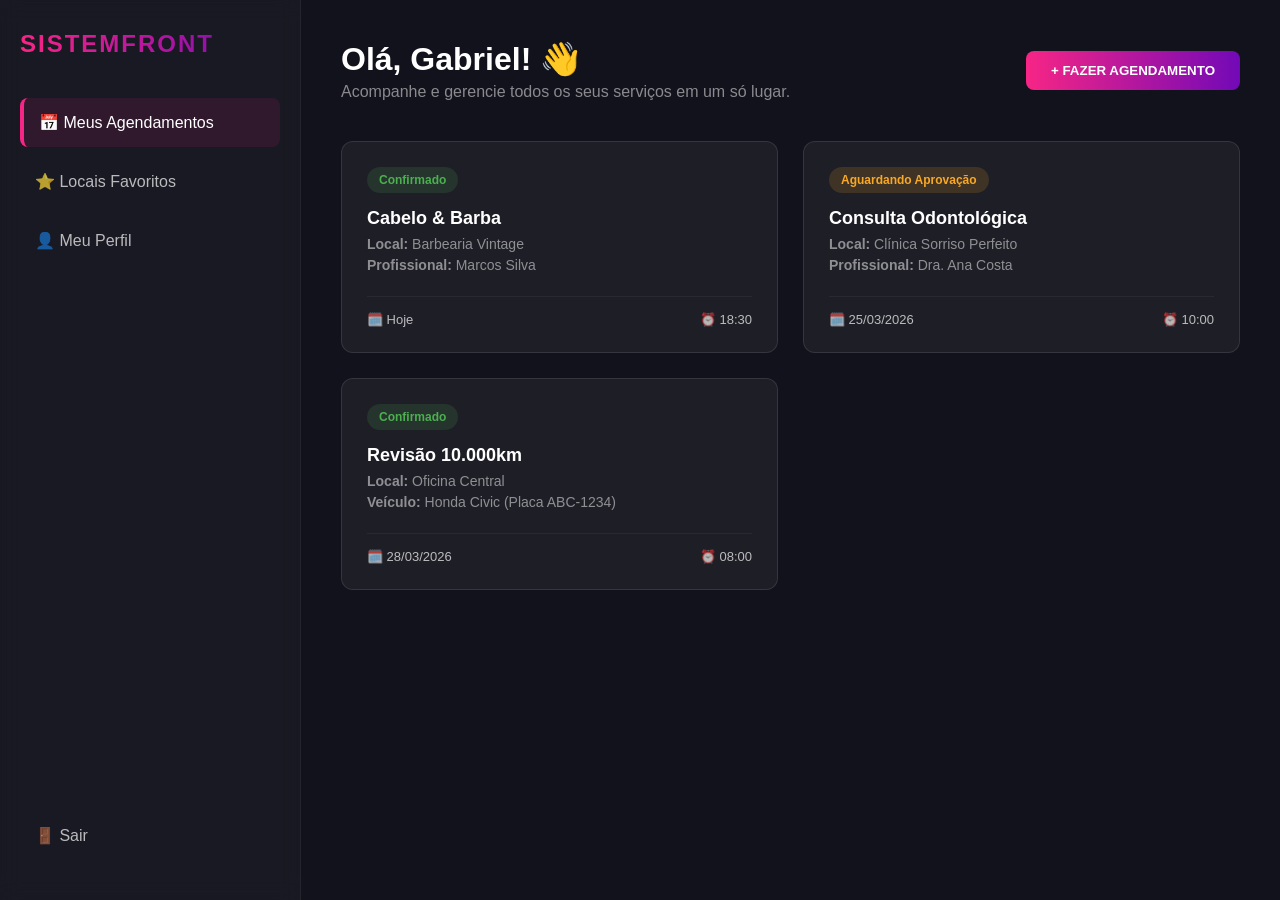
<file: painel.html>
<!DOCTYPE html>
<html lang="pt-br">
<head>
    <meta charset="UTF-8">
    <meta name="viewport" content="width=device-width, initial-scale=1.0">
    <title>Sistemfront - Meu Painel</title>
    <style>
        body {
            margin: 0;
            padding: 0;
            background: #12121c; 
            font-family: 'Segoe UI', Tahoma, Geneva, Verdana, sans-serif;
            color: white;
            display: flex;
            height: 100vh;
            overflow: hidden;
        }

        /* BARRA LATERAL (MENU DO CLIENTE) */
        .sidebar {
            width: 260px;
            background: rgba(255, 255, 255, 0.03);
            backdrop-filter: blur(10px);
            border-right: 1px solid rgba(255, 255, 255, 0.05);
            padding: 30px 20px;
            display: flex;
            flex-direction: column;
        }

        .sidebar h2 {
            margin-top: 0;
            margin-bottom: 40px;
            font-size: 24px;
            letter-spacing: 2px;
            background: linear-gradient(90deg, #f72585, #7209b7);
            -webkit-background-clip: text;
            -webkit-text-fill-color: transparent;
        }

        .menu-item {
            padding: 15px;
            margin-bottom: 10px;
            border-radius: 8px;
            color: rgba(255, 255, 255, 0.7);
            cursor: pointer;
            transition: all 0.3s;
            font-weight: 500;
        }

        .menu-item:hover, .menu-item.active {
            background: rgba(247, 37, 133, 0.1);
            color: white;
            border-left: 4px solid #f72585;
        }

        .menu-item.sair {
            margin-top: auto; 
            border-left: none;
        }
        .menu-item.sair:hover {
            background: rgba(255, 0, 0, 0.1);
            color: #ff4d4d;
        }

        /* ÁREA PRINCIPAL DO CLIENTE */
        .main-content {
            flex: 1;
            padding: 40px;
            overflow-y: auto;
        }

        .header-painel {
            display: flex;
            justify-content: space-between;
            align-items: center;
            margin-bottom: 40px;
        }

        .header-painel h1 {
            margin: 0;
            font-weight: 600;
        }
        .header-painel p {
            margin: 5px 0 0 0;
            color: rgba(255,255,255,0.5);
        }

        .btn-novo {
            background: linear-gradient(90deg, #f72585, #7209b7);
            border: none;
            padding: 12px 25px;
            color: white;
            border-radius: 8px;
            font-weight: bold;
            cursor: pointer;
            transition: all 0.3s;
            text-transform: uppercase;
        }

        .btn-novo:hover {
            transform: translateY(-2px);
            box-shadow: 0 5px 15px rgba(247, 37, 133, 0.4);
        }

        /* GRID DOS AGENDAMENTOS DO CLIENTE */
        .grid-agendamentos {
            display: grid;
            grid-template-columns: repeat(auto-fill, minmax(320px, 1fr));
            gap: 25px;
        }

        .card-agendamento {
            background: rgba(255, 255, 255, 0.05);
            border: 1px solid rgba(255, 255, 255, 0.1);
            border-radius: 12px;
            padding: 25px;
            transition: all 0.3s;
        }

        .card-agendamento:hover {
            border-color: rgba(247, 37, 133, 0.5);
            transform: translateY(-5px);
            background: rgba(255, 255, 255, 0.08);
        }

        .servico-titulo {
            margin: 0 0 5px 0;
            font-size: 18px;
            color: white;
        }

        .local-desc {
            color: rgba(255, 255, 255, 0.5);
            font-size: 14px;
            margin-bottom: 20px;
            line-height: 1.5;
        }

        .status {
            display: inline-block;
            padding: 6px 12px;
            border-radius: 20px;
            font-size: 12px;
            font-weight: 600;
            margin-bottom: 15px;
        }

        .status.confirmado { background: rgba(76, 175, 80, 0.15); color: #4caf50; }
        .status.aguardando { background: rgba(249, 168, 38, 0.15); color: #f9a826; }

        .card-footer {
            display: flex;
            justify-content: space-between;
            align-items: center;
            border-top: 1px solid rgba(255, 255, 255, 0.05);
            padding-top: 15px;
            font-size: 13px;
            color: rgba(255, 255, 255, 0.7);
        }

        /* MÁGICA DO POP-UP UNIVERSAL */
        .modal-overlay {
            display: none; 
            position: fixed;
            top: 0; left: 0; width: 100%; height: 100%;
            background: rgba(0, 0, 0, 0.7);
            backdrop-filter: blur(5px);
            justify-content: center; align-items: center;
            z-index: 1000;
        }

        .modal-content {
            background: #1e1e2d;
            border: 1px solid rgba(255, 255, 255, 0.1);
            border-radius: 15px;
            width: 450px;
            padding: 30px;
            box-shadow: 0 15px 50px rgba(0,0,0,0.5);
            animation: deslizarCima 0.3s ease-out;
        }

        @keyframes deslizarCima {
            from { transform: translateY(50px); opacity: 0; }
            to { transform: translateY(0); opacity: 1; }
        }

        .modal-header {
            display: flex; justify-content: space-between; align-items: center;
            margin-bottom: 25px; border-bottom: 1px solid rgba(255, 255, 255, 0.05); padding-bottom: 15px;
        }

        .modal-header h2 { margin: 0; font-size: 20px; }
        
        .btn-fechar {
            background: none; border: none; color: rgba(255, 255, 255, 0.5);
            font-size: 24px; cursor: pointer; transition: 0.3s;
        }
        .btn-fechar:hover { color: #f72585; }

        .form-group { margin-bottom: 15px; }
        .form-group label {
            display: block; margin-bottom: 5px; font-size: 13px; color: rgba(255, 255, 255, 0.7);
        }
        .form-group input, .form-group textarea {
            width: 95%; padding: 10px; background: rgba(0, 0, 0, 0.3);
            border: 1px solid rgba(255, 255, 255, 0.1); border-radius: 6px;
            color: white; outline: none; font-family: inherit;
        }
        .form-group input:focus, .form-group textarea:focus { border-color: #f72585; }
        
        .linha-dupla { display: flex; gap: 15px; }
        .linha-dupla .form-group { flex: 1; }

        .btn-salvar {
            width: 100%; background: #f72585; color: white; border: none;
            padding: 12px; border-radius: 8px; font-weight: bold;
            margin-top: 15px; cursor: pointer; transition: 0.3s;
        }
        .btn-salvar:hover { background: #7209b7; }

    </style>
</head>
<body>

    <nav class="sidebar">
        <h2>SISTEMFRONT</h2>
        <div class="menu-item active">📅 Meus Agendamentos</div>
        <div class="menu-item">⭐ Locais Favoritos</div>
        <div class="menu-item">👤 Meu Perfil</div>
        <div class="menu-item sair" onclick="window.location.href='index.html'">🚪 Sair</div>
    </nav>

    <main class="main-content">
        <header class="header-painel">
            <div>
                <h1>Olá, Gabriel! 👋</h1>
                <p>Acompanhe e gerencie todos os seus serviços em um só lugar.</p>
            </div>
            <button class="btn-novo" id="btnAbrirModal">+ FAZER AGENDAMENTO</button>
        </header>

        <div class="grid-agendamentos">
            
            <div class="card-agendamento">
                <span class="status confirmado">Confirmado</span>
                <h3 class="servico-titulo">Cabelo & Barba</h3>
                <div class="local-desc">
                    <strong>Local:</strong> Barbearia Vintage<br>
                    <strong>Profissional:</strong> Marcos Silva
                </div>
                <div class="card-footer"><span>🗓️ Hoje</span><span>⏰ 18:30</span></div>
            </div>

            <div class="card-agendamento">
                <span class="status aguardando">Aguardando Aprovação</span>
                <h3 class="servico-titulo">Consulta Odontológica</h3>
                <div class="local-desc">
                    <strong>Local:</strong> Clínica Sorriso Perfeito<br>
                    <strong>Profissional:</strong> Dra. Ana Costa
                </div>
                <div class="card-footer"><span>🗓️ 25/03/2026</span><span>⏰ 10:00</span></div>
            </div>

            <div class="card-agendamento">
                <span class="status confirmado">Confirmado</span>
                <h3 class="servico-titulo">Revisão 10.000km</h3>
                <div class="local-desc">
                    <strong>Local:</strong> Oficina Central<br>
                    <strong>Veículo:</strong> Honda Civic (Placa ABC-1234)
                </div>
                <div class="card-footer"><span>🗓️ 28/03/2026</span><span>⏰ 08:00</span></div>
            </div>

        </div>
    </main>

    <div class="modal-overlay" id="meuModal">
        <div class="modal-content">
            <div class="modal-header">
                <h2>O que vamos agendar hoje?</h2>
                <button class="btn-fechar" id="btnFecharModal">&times;</button>
            </div>
            
            <div class="form-group">
                <label>Qual é o serviço? (Ex: Limpeza de pele, Formatar PC)</label>
                <input type="text" placeholder="Digite o serviço desejado...">
            </div>
            <div class="form-group">
                <label>Local ou Profissional (Opcional)</label>
                <input type="text" placeholder="Ex: Salão Beleza Pura / Dr. Carlos">
            </div>
            
            <div class="linha-dupla">
                <div class="form-group">
                    <label>Data desejada</label>
                    <input type="date">
                </div>
                <div class="form-group">
                    <label>Horário</label>
                    <input type="time">
                </div>
            </div>

            <div class="form-group">
                <label>Observações (Detalhes importantes para o profissional)</label>
                <textarea rows="2" placeholder="Ex: Meu carro está fazendo um barulho estranho..."></textarea>
            </div>

            <button class="btn-salvar" id="btnSalvar">Confirmar Solicitação</button>
        </div>
    </div>

    <script>
        const modal = document.getElementById('meuModal');
        const btnAbrir = document.getElementById('btnAbrirModal');
        const btnFechar = document.getElementById('btnFecharModal');
        const btnSalvar = document.getElementById('btnSalvar');

        btnAbrir.onclick = function() { modal.style.display = 'flex'; }
        btnFechar.onclick = function() { modal.style.display = 'none'; }
        window.onclick = function(event) { if (event.target == modal) modal.style.display = 'none'; }
        
        btnSalvar.onclick = function() {
            alert('Sua solicitação foi enviada para o estabelecimento! Assim que confirmarem, avisaremos você.');
            modal.style.display = 'none';
        }
    </script>

</body>
</html>
</file>
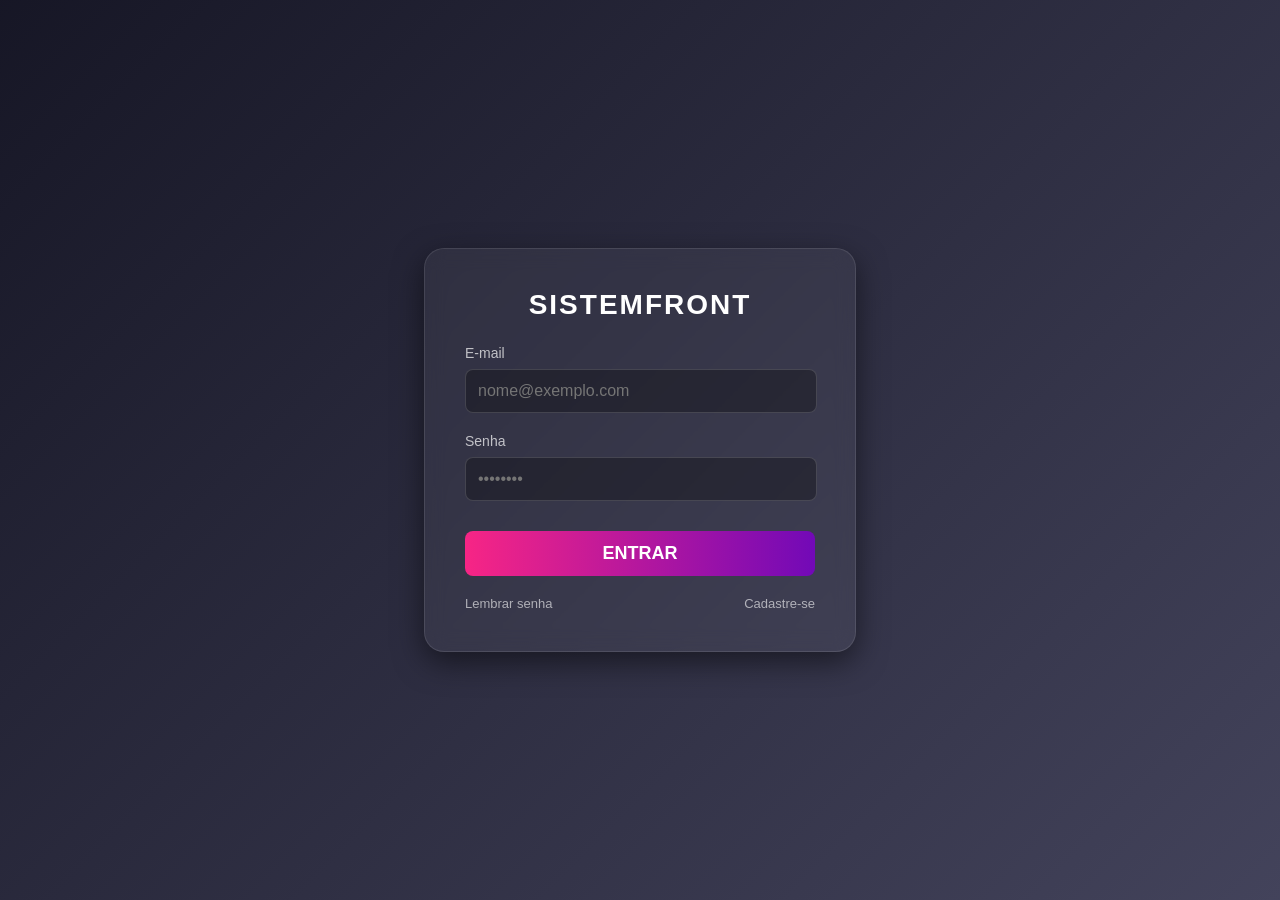
<file: templates/telainicial.html>
<!DOCTYPE html>
<html lang="pt-BR">
<head>
    <meta charset="UTF-8">
    <meta name="viewport" content="width=device-width, initial-scale=1.0">
    <title>Central de Operações - Cerulean Edition</title>
    <link rel="preconnect" href="https://fonts.googleapis.com">
    <link rel="preconnect" href="https://fonts.gstatic.com" crossorigin>
    <link href="https://fonts.googleapis.com/css2?family=Exo+2:wght@400;600;700&family=Inter:wght@300;400;500;600;700;800&family=JetBrains+Mono:wght@400;500;600;700&family=Orbitron:wght@600;800&display=swap" rel="stylesheet">
    <style>
        /* ========================================================= */
        /* TOKENS CERULEAN 3D - 3 TEMAS: DARK, MÉDIO E CLARO         */
        /* ========================================================= */
        :root, [data-theme="dark"] {
            --bg-main: #07121e;
            --bg-card: #0d2135;
            --bg-card-hover: #122c46;
            --bg-surface: #0a1827;
            --bg-input: #060e18;
            --bg-dark-popover: #0a1928;
            --text-main: #ffffff;
            --text-muted: #8ea5bc;
            --text-light: #5a738c;
            --border-color: rgba(0, 163, 222, 0.22);
            --border-hover: #00A3DE;
            --border-dark: #0088B8;
            --color-primary: #0088B8;
            --color-cerulean: #007BA7;
            --color-secondary: #007BA7;
            --grad-primary: linear-gradient(135deg, #0088B8 0%, #007BA7 100%);
            --grad-card: linear-gradient(160deg, #102840 0%, #0c1d2e 60%, #081522 100%);
            --grad-glow: 0px 4px 14px rgba(0, 136, 184, 0.35);
            --shadow-3d: 0 14px 28px rgba(0, 0, 0, 0.5), inset 0 1px 1px rgba(255, 255, 255, 0.25);
            --btn-primary-bg: #0088B8;
            --btn-primary-hover: #009DD4;
            --btn-primary-text: #ffffff;
            --btn-sec-bg: #10263E;
            --btn-sec-border: rgba(0, 163, 222, 0.28);
            --btn-sec-text: #D6E6F5;
            --btn-danger-bg: rgba(173, 53, 77, 0.20);
            --btn-danger-text: #FB7185;
            --btn-danger-border: rgba(251, 113, 133, 0.35);
            --btn-danger-hover: rgba(173, 53, 77, 0.35);
            --color-critical: #FB7185;
            --color-critical-bg: rgba(173, 53, 77, 0.20);
            --color-high: #ffa502;
            --color-medium: #00A3DE;
            --color-low: #5a738c;
            --color-success: #2ed573;
            --font-sans: 'Inter', system-ui, sans-serif;
            --font-brand: 'Orbitron', sans-serif;
            --font-tech: 'Exo 2', sans-serif;
            --font-mono: 'JetBrains Mono', monospace;
            --shadow-popover: 0 16px 40px rgba(0, 0, 0, 0.4);
            --shadow-modal: 0 24px 60px rgba(0, 0, 0, 0.6);
            --transition: all 0.2s cubic-bezier(0.16, 1, 0.3, 1);
        }

        [data-theme="medium"] {
            --bg-main: #1a2332;
            --bg-card: #243044;
            --bg-card-hover: #2b3952;
            --bg-surface: #1e293b;
            --bg-input: #192230;
            --bg-dark-popover: #243044;
            --text-main: #f8fafc;
            --text-muted: #94a3b8;
            --text-light: #64748b;
            --border-color: rgba(0, 144, 197, 0.28);
            --border-hover: #00a4e4;
            --border-dark: #007ba7;
            --color-primary: #0284c7;
            --color-cerulean: #007ba7;
            --color-secondary: #007ba7;
            --grad-primary: linear-gradient(135deg, #0284c7 0%, #007ba7 100%);
            --grad-card: linear-gradient(180deg, #243044 0%, #1e293b 100%);
            --grad-glow: 0px 4px 14px rgba(2, 132, 199, 0.25);
            --shadow-3d: 0 10px 24px -4px rgba(0, 0, 0, 0.35), inset 0 1px 0 rgba(255, 255, 255, 0.08);
            --btn-primary-bg: #0284c7;
            --btn-primary-hover: #0369a1;
            --btn-primary-text: #FFFFFF;
            --btn-sec-bg: #1e293b;
            --btn-sec-border: #334155;
            --btn-sec-text: #f8fafc;
            --btn-danger-bg: rgba(225, 29, 72, 0.15);
            --btn-danger-text: #fb7185;
            --btn-danger-border: rgba(225, 29, 72, 0.35);
            --btn-danger-hover: rgba(225, 29, 72, 0.25);
            --color-critical: #fb7185;
            --color-critical-bg: rgba(225, 29, 72, 0.15);
            --color-high: #f59e0b;
            --color-medium: #0284c7;
            --color-low: #64748b;
            --color-success: #10b981;
        }

        [data-theme="light"] {
            --bg-main: #eef2f6;
            --bg-card: #ffffff;
            --bg-card-hover: #f8fafc;
            --bg-surface: #e2e8f0;
            --bg-input: #f8fafc;
            --bg-dark-popover: #ffffff;
            --text-main: #0f172a;
            --text-muted: #475569;
            --text-light: #94a3b8;
            --border-color: rgba(0, 123, 167, 0.15);
            --border-hover: #007BA7;
            --border-dark: #087FA8;
            --color-primary: #087FA8;
            --color-cerulean: #007BA7;
            --color-secondary: #007BA7;
            --grad-primary: linear-gradient(135deg, #087FA8 0%, #007BA7 100%);
            --grad-card: linear-gradient(180deg, #ffffff 0%, #f9fafb 100%);
            --grad-glow: 0px 4px 14px rgba(8, 127, 168, 0.20);
            --shadow-3d: 0 10px 24px -4px rgba(0, 40, 80, 0.09), inset 0 1px 1px #ffffff;
            --btn-primary-bg: #087FA8;
            --btn-primary-hover: #066C91;
            --btn-primary-text: #FFFFFF;
            --btn-sec-bg: #F1F5F9;
            --btn-sec-border: #CBD5E1;
            --btn-sec-text: #1E293B;
            --btn-danger-bg: #FBECEF;
            --btn-danger-text: #AD354D;
            --btn-danger-border: #E8BAC4;
            --btn-danger-hover: #F6DDE3;
            --color-critical: #AD354D;
            --color-critical-bg: #FBECEF;
            --color-high: #d97706;
            --color-medium: #0284c7;
            --color-low: #64748b;
            --color-success: #16a34a;
        }

        * {
            margin: 0;
            padding: 0;
            box-sizing: border-box;
        }

        body {
            background-color: var(--bg-main);
            transition: background-color 0.25s ease, color 0.25s ease;
            color: var(--text-main);
            font-family: var(--font-sans);
            line-height: 1.5;
            min-height: 100vh;
            display: flex;
            flex-direction: column;
            overflow-x: hidden;
            -webkit-font-smoothing: antialiased;
        }

        .app-container {
            width: 100%;
            max-width: 1120px;
            margin: 0 auto;
            padding: 24px 28px 60px;
            flex: 1;
        }

        .top-nav {
            display: flex;
            align-items: center;
            justify-content: space-between;
            padding-bottom: 24px;
            border-bottom: 1px solid var(--border-color);
            margin-bottom: 36px;
        }

        .brand-section {
            display: flex;
            align-items: center;
            gap: 14px;
            cursor: pointer;
        }

        .brand-logo-box {
            width: 22px;
            height: 22px;
            background: var(--grad-primary);
            display: inline-block;
            border-radius: 3px;
            box-shadow: 0 0 10px rgba(0, 229, 255, 0.4);
        }

        .brand-label {
            font-family: var(--font-brand);
            font-size: 13px;
            letter-spacing: 2.5px;
            text-transform: uppercase;
            font-weight: 600;
            background: var(--grad-primary);
            -webkit-background-clip: text;
            background-clip: text;
            -webkit-text-fill-color: transparent;
            color: transparent;
        }

        .nav-right-actions {
            display: flex;
            align-items: center;
            gap: 16px;
        }

        .nav-tabs {
            display: flex;
            align-items: center;
            background-color: var(--bg-surface);
            padding: 4px;
            border-radius: 6px;
            border: 1px solid var(--border-color);
        }

        .tab-btn {
            font-family: var(--font-mono);
            font-size: 13px;
            font-weight: 600;
            padding: 7px 18px;
            border: none;
            background: transparent;
            color: var(--text-muted);
            cursor: pointer;
            border-radius: 4px;
            transition: var(--transition);
        }

        .tab-btn:hover {
            color: var(--text-main);
        }

        .tab-btn.active {
            background: var(--grad-primary);
            color: #FFFFFF;
            box-shadow: 0 0 12px rgba(0, 229, 255, 0.35);
        }

        .user-profile-badge {
            display: flex;
            align-items: center;
            gap: 10px;
            background: var(--bg-surface);
            padding: 6px 12px;
            border-radius: 6px;
            border: 1px solid var(--border-color);
            font-size: 13px;
        }

        .user-avatar {
            width: 24px;
            height: 24px;
            background: var(--grad-primary);
            border-radius: 50%;
            display: flex;
            align-items: center;
            justify-content: center;
            font-weight: bold;
            font-size: 11px;
        }

        .btn-logout {
            background: none;
            border: none;
            color: var(--color-critical);
            cursor: pointer;
            font-size: 12px;
            font-weight: 600;
        }

        .view-section {
            display: none;
            animation: fadeIn 0.3s ease;
        }

        .view-section.active {
            display: block;
        }

        @keyframes fadeIn {
            from { opacity: 0; transform: translateY(6px); }
            to { opacity: 1; transform: translateY(0); }
        }

        .hero-title {
            font-family: var(--font-sans);
            font-size: 48px;
            font-weight: 800;
            line-height: 1.15;
            letter-spacing: -1.2px;
            margin-bottom: 16px;
        }

       .hero-title .highlight {
            background: var(--grad-primary);
            -webkit-background-clip: text;
            background-clip: text;
            -webkit-text-fill-color: transparent;
            color: transparent;
        }

        .hero-description {
            font-size: 16px;
            color: var(--text-muted);
            max-width: 680px;
            line-height: 1.6;
            margin-bottom: 48px;
        }

        .metrics-grid {
            display: grid;
            grid-template-columns: repeat(3, 1fr);
            gap: 32px;
            padding: 32px 0;
            border-top: 1px solid var(--border-color);
            border-bottom: 1px solid var(--border-color);
            margin-bottom: 48px;
        }

        .metric-item {
            display: flex;
            flex-direction: column;
        }

        .metric-value {
            font-family: var(--font-mono);
            font-size: 52px;
            font-weight: 800;
            line-height: 1;
            letter-spacing: -1.5px;
            color: var(--color-primary);
            margin-bottom: 8px;
        }

        .metric-value.critical {
            color: var(--color-critical);
        }

        .metric-label {
            font-family: var(--font-mono);
            font-size: 12px;
            font-weight: 600;
            letter-spacing: 1px;
            text-transform: uppercase;
            color: var(--text-muted);
        }

        .overview-cards-grid {
            display: grid;
            grid-template-columns: repeat(2, 1fr);
            gap: 24px;
        }

        .action-card {
            background-color: var(--bg-card);
            border: 1px solid var(--border-color);
            border-radius: 8px;
            padding: 32px;
            cursor: pointer;
            transition: var(--transition);
            display: flex;
            flex-direction: column;
            justify-content: space-between;
            min-height: 200px;
        }

        .action-card:hover {
            border-color: var(--color-primary);
            transform: translateY(-3px);
            box-shadow: 0 8px 30px rgba(0, 229, 255, 0.15);
        }

        .card-num {
            font-family: var(--font-mono);
            font-size: 13px;
            font-weight: 700;
            color: var(--color-primary);
            letter-spacing: 1px;
            margin-bottom: 24px;
        }

        .card-title-row {
            display: flex;
            align-items: center;
            justify-content: space-between;
            margin-bottom: 10px;
        }

        .card-title-row h3 {
            font-size: 20px;
            font-weight: 700;
            letter-spacing: -0.4px;
        }

        .card-arrow {
            font-size: 20px;
            transition: transform 0.2s ease;
            color: var(--color-primary);
        }

        .action-card:hover .card-arrow {
            transform: translateX(6px);
        }

        .card-subtitle {
            font-size: 14px;
            color: var(--text-muted);
            line-height: 1.5;
        }

        .module-header {
            display: flex;
            align-items: flex-end;
            justify-content: space-between;
            margin-bottom: 28px;
        }

        .module-meta {
            font-family: var(--font-mono);
            font-size: 12px;
            font-weight: 700;
            color: var(--color-primary);
            letter-spacing: 1.5px;
            text-transform: uppercase;
            margin-bottom: 4px;
        }

        .module-title {
            font-size: 32px;
            font-weight: 800;
            letter-spacing: -0.8px;
        }

        .btn-primary-action {
            background: var(--btn-primary-bg);
            color: #FFFFFF;
            font-family: var(--font-tech);
            font-size: 14px;
            font-weight: 700;
            text-transform: uppercase;
            letter-spacing: 1px;
            padding: 12px 24px;
            border: none;
            border-radius: 6px;
            cursor: pointer;
            transition: var(--transition);
            display: inline-flex;
            align-items: center;
            gap: 8px;
            box-shadow: var(--grad-glow);
        }

        .btn-primary-action:hover {
            transform: translateY(-2px);
            box-shadow: 0 6px 20px rgba(0, 229, 255, 0.5);
            filter: brightness(1.1);
        }

        .filter-panel {
            background-color: var(--bg-card);
            border: 1px solid var(--border-color);
            border-radius: 8px;
            padding: 24px;
            margin-bottom: 36px;
            display: grid;
            grid-template-columns: repeat(3, 1fr);
            gap: 20px;
        }

        .filter-group {
            position: relative;
            display: flex;
            flex-direction: column;
        }

        .filter-label {
            font-family: var(--font-mono);
            font-size: 11px;
            font-weight: 700;
            letter-spacing: 1.5px;
            text-transform: uppercase;
            color: var(--text-muted);
            margin-bottom: 8px;
        }

        .custom-select-trigger {
            background-color: var(--bg-surface);
            border: 1px solid var(--border-color);
            padding: 12px 16px;
            font-size: 14px;
            font-weight: 500;
            color: var(--text-main);
            border-radius: 6px;
            cursor: pointer;
            display: flex;
            align-items: center;
            justify-content: space-between;
            transition: var(--transition);
            user-select: none;
        }

        .custom-select-trigger:hover,
        .custom-select-trigger.active {
            border-color: var(--color-primary);
            box-shadow: 0 0 10px rgba(0, 229, 255, 0.2);
        }

        .select-chevron {
            font-size: 10px;
            color: var(--text-muted);
            transition: transform 0.2s;
        }

        .custom-select-trigger.active .select-chevron {
            transform: rotate(180deg);
        }

        .dark-popover-menu {
            position: absolute;
            top: calc(100% + 6px);
            left: 0;
            right: 0;
            background-color: var(--bg-dark-popover);
            color: var(--text-main);
            border: 1px solid var(--border-color);
            border-radius: 8px;
            padding: 8px;
            box-shadow: var(--shadow-popover);
            z-index: 100;
            display: none;
            flex-direction: column;
            gap: 2px;
            min-width: 220px;
        }

        .dark-popover-menu.open {
            display: flex;
            animation: popIn 0.15s ease-out;
        }

        @keyframes popIn {
            from { opacity: 0; transform: scale(0.96); }
            to { opacity: 1; transform: scale(1); }
        }

        .popover-item {
            padding: 10px 14px;
            font-size: 14px;
            font-weight: 500;
            border-radius: 6px;
            cursor: pointer;
            display: flex;
            align-items: center;
            gap: 10px;
            transition: background 0.15s;
        }

        .popover-item:hover {
            background-color: rgba(0, 229, 255, 0.12);
            color: var(--color-primary);
        }

        .popover-item.selected {
            background-color: rgba(0, 123, 167, 0.22);
            color: var(--text-main);
            font-weight: 700;
        }

        .item-check {
            width: 14px;
            font-size: 12px;
            color: var(--color-primary);
            display: inline-block;
        }

        .timeline-container {
            display: flex;
            flex-direction: column;
            gap: 36px;
        }

        .day-group {
            display: flex;
            flex-direction: column;
            gap: 16px;
        }

        .day-header {
            display: flex;
            align-items: baseline;
            justify-content: space-between;
            padding-bottom: 10px;
            border-bottom: 1px solid var(--border-color);
        }

        .day-title {
            font-size: 19px;
            font-weight: 700;
            letter-spacing: -0.3px;
        }

        .day-count {
            font-family: var(--font-mono);
            font-size: 13px;
            color: var(--color-primary);
        }

        .task-card {
            background-color: var(--bg-card);
            border: 1px solid var(--border-color);
            border-left-width: 5px;
            border-radius: 8px;
            padding: 20px 24px;
            display: grid;
            grid-template-columns: 80px 1fr auto;
            gap: 20px;
            align-items: flex-start;
            transition: var(--transition);
            position: relative;
        }

        .task-card:hover {
            transform: translateY(-2px);
            box-shadow: 0 8px 24px rgba(0, 0, 0, 0.35);
        }

        .task-card.border-critical { border-left-color: var(--color-critical); }
        .task-card.border-high { border-left-color: var(--color-high); }
        .task-card.border-medium { border-left-color: var(--color-medium); }
        .task-card.border-low { border-left-color: var(--color-low); }

        .task-time {
            font-family: var(--font-mono);
            font-size: 15px;
            font-weight: 700;
            color: var(--text-muted);
            padding-top: 2px;
        }

        .task-body {
            display: flex;
            flex-direction: column;
            gap: 8px;
        }

        .task-title {
            font-size: 17px;
            font-weight: 700;
            letter-spacing: -0.2px;
            line-height: 1.3;
        }

        .task-badges-row {
            display: flex;
            align-items: center;
            gap: 8px;
            flex-wrap: wrap;
            margin: 2px 0 4px;
        }

        .badge-priority {
            font-family: var(--font-mono);
            font-size: 11px;
            font-weight: 700;
            text-transform: uppercase;
            padding: 3px 8px;
            border-radius: 4px;
            letter-spacing: 0.5px;
        }

        .badge-priority.critical {
            background-color: rgba(255, 71, 87, 0.15);
            color: var(--color-critical);
            border: 1px solid rgba(255, 71, 87, 0.4);
        }

        .badge-priority.high {
            background-color: rgba(255, 165, 2, 0.15);
            color: var(--color-high);
            border: 1px solid rgba(255, 165, 2, 0.4);
        }

        .badge-priority.medium {
            background-color: rgba(0, 229, 255, 0.15);
            color: var(--color-medium);
            border: 1px solid rgba(0, 229, 255, 0.4);
        }

        .badge-priority.low {
            background-color: rgba(116, 125, 140, 0.15);
            color: var(--color-low);
            border: 1px solid rgba(116, 125, 140, 0.4);
        }

        .badge-status {
            font-family: var(--font-mono);
            font-size: 11px;
            font-weight: 600;
            padding: 3px 8px;
            border-radius: 4px;
            background-color: var(--bg-surface);
            color: var(--text-muted);
            border: 1px solid var(--border-color);
        }

        .badge-status.concluida {
            background-color: rgba(46, 213, 115, 0.15);
            color: var(--color-success);
            border-color: rgba(46, 213, 115, 0.4);
        }

        .task-metadata-list {
            display: flex;
            align-items: center;
            gap: 20px;
            font-size: 13px;
            color: var(--text-muted);
            flex-wrap: wrap;
        }

        .metadata-row {
            display: flex;
            align-items: center;
            gap: 6px;
        }

        .meta-icon {
            color: var(--color-primary);
            font-size: 12px;
        }

        .task-actions {
            display: flex;
            align-items: center;
            gap: 8px;
        }

        .btn-icon-action {
            background-color: var(--bg-surface);
            border: 1px solid var(--border-color);
            color: var(--text-muted);
            width: 34px;
            height: 34px;
            border-radius: 6px;
            display: flex;
            align-items: center;
            justify-content: center;
            cursor: pointer;
            transition: var(--transition);
        }

        .btn-icon-action:hover {
            color: #FFFFFF;
            border-color: var(--color-primary);
            background-color: rgba(0, 229, 255, 0.15);
        }

        /* Comentários na Agenda */
        .comments-drawer {
            margin-top: 12px;
            background: var(--bg-input);
            border: 1px solid var(--border-color);
            border-radius: 6px;
            padding: 12px;
            display: none;
        }
        .comments-list {
            max-height: 120px;
            overflow-y: auto;
            margin-bottom: 8px;
            display: flex;
            flex-direction: column;
            gap: 6px;
        }
        .comment-item {
            font-size: 12px;
            color: var(--text-muted);
        }
        .comment-author {
            color: var(--color-primary);
            font-weight: bold;
        }
        .comment-input-area {
            display: flex;
            gap: 6px;
        }
        .comment-input {
            flex: 1;
            background: var(--bg-surface);
            border: 1px solid var(--border-color);
            padding: 6px 10px;
            color: var(--text-main);
            border-radius: 4px;
            font-size: 12px;
            outline: none;
        }
        .comment-submit {
            background: var(--color-primary);
            border: none;
            color: #0b0e14;
            padding: 0 12px;
            border-radius: 4px;
            font-weight: bold;
            cursor: pointer;
        }

        .folders-grid {
            display: grid;
            grid-template-columns: repeat(3, 1fr);
            gap: 24px;
        }

        .folder-card {
            background-color: var(--bg-card);
            border: 1px solid var(--border-color);
            border-radius: 8px;
            padding: 28px;
            cursor: pointer;
            transition: var(--transition);
            display: flex;
            flex-direction: column;
            justify-content: space-between;
            min-height: 190px;
        }

        .folder-card:hover {
            border-color: var(--color-primary);
            transform: translateY(-3px);
            box-shadow: 0 8px 30px rgba(0, 229, 255, 0.15);
        }

        .folder-card-top {
            display: flex;
            align-items: center;
            justify-content: space-between;
            margin-bottom: 16px;
        }

        .folder-icon-box {
            font-size: 28px;
        }

        .folder-code {
            font-family: var(--font-mono);
            font-size: 12px;
            font-weight: 700;
            color: var(--color-primary);
            background-color: var(--bg-surface);
            padding: 4px 8px;
            border-radius: 4px;
            border: 1px solid var(--border-color);
        }

        .folder-client-name {
            font-size: 20px;
            font-weight: 700;
            letter-spacing: -0.3px;
            margin-bottom: 6px;
        }

        .folder-card-bottom {
            display: flex;
            align-items: baseline;
            justify-content: space-between;
            border-top: 1px solid var(--border-color);
            padding-top: 14px;
            margin-top: 16px;
        }

        .folder-items-count {
            font-size: 13px;
            color: var(--text-muted);
        }

        .folder-total-val {
            font-family: var(--font-mono);
            font-size: 15px;
            font-weight: 700;
            color: var(--text-main);
        }

        .back-nav-btn {
            background: none;
            border: none;
            color: var(--color-primary);
            font-family: var(--font-mono);
            font-size: 13px;
            font-weight: 600;
            display: inline-flex;
            align-items: center;
            gap: 6px;
            cursor: pointer;
            margin-bottom: 20px;
            padding: 4px 0;
            transition: var(--transition);
        }

        .back-nav-btn:hover {
            text-decoration: underline;
        }

        .order-detail-header {
            display: flex;
            align-items: flex-end;
            justify-content: space-between;
            margin-bottom: 24px;
            flex-wrap: wrap;
            gap: 16px;
        }

        .order-actions-row {
            display: flex;
            align-items: center;
            gap: 12px;
        }

        .btn-outline {
            background-color: var(--bg-surface);
            border: 1px solid var(--border-color);
            color: var(--text-main);
            font-family: var(--font-tech);
            font-size: 13px;
            font-weight: 600;
            padding: 10px 18px;
            border-radius: 6px;
            cursor: pointer;
            transition: var(--transition);
            display: inline-flex;
            align-items: center;
            gap: 6px;
        }

        .btn-outline:hover {
            border-color: var(--color-primary);
            color: var(--color-primary);
            background-color: rgba(0, 229, 255, 0.1);
        }

        .table-card {
            background-color: var(--bg-card);
            border: 1px solid var(--border-color);
            border-radius: 8px;
            overflow: hidden;
        }

        .products-table {
            width: 100%;
            border-collapse: collapse;
            text-align: left;
        }

        .products-table th {
            background-color: var(--bg-surface);
            font-family: var(--font-mono);
            font-size: 11px;
            font-weight: 700;
            letter-spacing: 1px;
            text-transform: uppercase;
            color: var(--text-muted);
            padding: 14px 20px;
            border-bottom: 1px solid var(--border-color);
        }

        .products-table td {
            padding: 16px 20px;
            font-size: 14px;
            border-bottom: 1px solid var(--border-color);
        }

        .products-table tbody tr:hover {
            background-color: rgba(0, 229, 255, 0.04);
        }

        .td-product {
            font-weight: 600;
        }

        .td-mono {
            font-family: var(--font-mono);
        }

        .table-total-row td {
            font-family: var(--font-mono);
            font-size: 15px;
            font-weight: 700;
            background-color: var(--bg-surface);
            border-bottom: none;
            color: var(--text-main);
        }

        .modal-overlay {
            position: fixed;
            top: 0;
            left: 0;
            right: 0;
            bottom: 0;
            background-color: rgba(11, 14, 20, 0.85);
            backdrop-filter: blur(8px);
            z-index: 1000;
            display: none;
            align-items: center;
            justify-content: center;
            padding: 20px;
        }

        .modal-overlay.active {
            display: flex;
            animation: modalFade 0.2s ease-out;
        }

        @keyframes modalFade {
            from { opacity: 0; transform: scale(0.97); }
            to { opacity: 1; transform: scale(1); }
        }

        .modal-window {
            background-color: var(--bg-card);
            border: 1px solid var(--border-color);
            border-radius: 8px;
            width: 100%;
            max-width: 580px;
            box-shadow: var(--shadow-modal);
            overflow: hidden;
        }

        .modal-header {
            display: flex;
            align-items: center;
            justify-content: space-between;
            padding: 20px 24px;
            border-bottom: 1px solid var(--border-color);
            background-color: var(--bg-surface);
        }

        .modal-title {
            font-size: 18px;
            font-weight: 700;
            letter-spacing: -0.3px;
        }

        .modal-close-btn {
            background: none;
            border: none;
            color: var(--text-muted);
            font-size: 18px;
            cursor: pointer;
            transition: var(--transition);
        }

        .modal-close-btn:hover {
            color: #FFFFFF;
        }

        .modal-body {
            padding: 24px;
            display: flex;
            flex-direction: column;
            gap: 18px;
            max-height: 70vh;
            overflow-y: auto;
        }

        .form-group {
            display: flex;
            flex-direction: column;
            gap: 6px;
        }

        .form-row-2 {
            display: grid;
            grid-template-columns: 1fr 1fr;
            gap: 16px;
        }

        .form-label {
            font-family: var(--font-mono);
            font-size: 11px;
            font-weight: 700;
            letter-spacing: 1px;
            text-transform: uppercase;
            color: var(--text-muted);
        }

        .form-input, .form-select, .form-textarea {
            background-color: var(--bg-input);
            border: 1px solid var(--border-color);
            color: var(--text-main);
            font-family: var(--font-sans);
            font-size: 14px;
            padding: 10px 14px;
            border-radius: 6px;
            outline: none;
            transition: var(--transition);
        }

        .form-input:focus, .form-select:focus, .form-textarea:focus {
            border-color: var(--color-primary);
            box-shadow: 0 0 10px rgba(0, 229, 255, 0.25);
        }

        .form-select option {
            background-color: var(--bg-card);
            color: var(--text-main);
        }

        .form-textarea {
            resize: vertical;
            min-height: 80px;
        }

        .modal-footer {
            padding: 16px 24px;
            background-color: var(--bg-surface);
            border-top: 1px solid var(--border-color);
            display: flex;
            align-items: center;
            justify-content: flex-end;
            gap: 12px;
        }

        .toast-notification {
            position: fixed;
            bottom: 28px;
            right: 28px;
            background-color: var(--bg-surface);
            border: 1px solid var(--color-primary);
            color: #FFFFFF;
            padding: 14px 22px;
            border-radius: 6px;
            font-family: var(--font-mono);
            font-size: 13px;
            display: flex;
            align-items: center;
            gap: 12px;
            box-shadow: 0 10px 30px rgba(0, 229, 255, 0.3);
            z-index: 2000;
            transform: translateY(100px);
            opacity: 0;
            transition: all 0.3s ease;
        }

        .toast-notification.show {
            transform: translateY(0);
            opacity: 1;
        }

        @media (max-width: 860px) {
            .hero-title { font-size: 38px; }
            .overview-cards-grid { grid-template-columns: 1fr; }
            .filter-panel { grid-template-columns: 1fr; }
            .folders-grid { grid-template-columns: 1fr; }
            .metrics-grid { grid-template-columns: 1fr; gap: 24px; }
            .task-card { grid-template-columns: 1fr; }
            .task-time { font-size: 13px; }
            .top-nav { flex-direction: column; align-items: flex-start; gap: 16px; }
            .nav-right-actions { width: 100%; justify-content: space-between; }
            .order-detail-header { flex-direction: column; align-items: flex-start; }
            .form-row-2 { grid-template-columns: 1fr; }
        }
    
        /* Estilos do Seletor Triplo de Temas */
        .theme-switcher {
            display: inline-flex;
            align-items: center;
            background: rgba(0, 0, 0, 0.15);
            border: 1px solid var(--border-color);
            border-radius: 30px;
            padding: 2px;
            gap: 2px;
            margin-right: 12px;
        }

        .theme-btn {
            width: 32px;
            height: 32px;
            border-radius: 50%;
            border: none;
            background: transparent;
            color: var(--text-muted);
            cursor: pointer;
            display: flex;
            align-items: center;
            justify-content: center;
            transition: all 0.2s ease;
        }

        .theme-btn:hover {
            color: var(--color-primary);
        }

        .theme-btn.active {
            background: var(--btn-primary-bg);
            color: #ffffff;
            box-shadow: 0 2px 8px rgba(0, 123, 167, 0.4);
        }

        .theme-btn svg {
            width: 16px;
            height: 16px;
        }

    </style>
</head>
<body>

    <!-- Verificação de autenticação ao carregar a página -->
    <script>
        (function() {
            const token = localStorage.getItem('token');
            const idUsuario = localStorage.getItem('id_usuario');
            if (!token || !idUsuario) {
                // Descomente em produção caso tenha página de login configurada:
                // const rotaLogin = window.location.pathname.includes('mockup') ? '/login-mockup' : '/'; window.location.href = rotaLogin;
            }
        })();

        window.addEventListener('pageshow', function(event) {
            if (event.persisted) {
                const token = localStorage.getItem('token');
                const idUsuario = localStorage.getItem('id_usuario');
                if (!token || !idUsuario) {
                    // Descomente em produção:
                    // window.location.href = '/index';
                }
            }
        });
    </script>

    <div class="app-container">
        
        <header class="top-nav">
            <div class="brand-section" onclick="switchView('overview')">
                <span class="brand-logo-box"></span>
                <span class="brand-label">OPERAÇÕES / NÚCLEO</span>
            </div>

            <div class="nav-right-actions">
                <nav class="nav-tabs">
                    <button class="tab-btn active" id="tab-overview" onclick="switchView('overview')">Início</button>
                    <button class="tab-btn" id="tab-agenda" onclick="switchView('agenda')">Agenda</button>
                    <button class="tab-btn" id="tab-pedidos" onclick="switchView('pedidos')">Pedidos</button>
                </nav>
                <!-- Seletor dos 3 Temas: Dark (Lua), Médio (Meia-Lua/Sol) e Claro (Sol) -->
                <div class="theme-switcher">
                    <button id="btn-theme-dark" class="theme-btn active" onclick="setTheme('dark')" title="Escuro - Lua Completa">
                        <svg viewBox="0 0 24 24" fill="currentColor"><circle cx="12" cy="12" r="9"/></svg>
                    </button>
                    <button id="btn-theme-medium" class="theme-btn" onclick="setTheme('medium')" title="Médio - Lua com Sol">
                        <svg viewBox="0 0 24 24" fill="none" stroke="currentColor" stroke-width="2"><path d="M12 3a9 9 0 0 0 0 18V3z" fill="currentColor"/><circle cx="12" cy="12" r="9"/><line x1="12" y1="1" x2="12" y2="3"/><line x1="12" y1="21" x2="12" y2="23"/><line x1="4.22" y1="4.22" x2="5.64" y2="5.64"/><line x1="18.36" y1="18.36" x2="19.78" y2="19.78"/><line x1="1" y1="12" x2="3" y2="12"/><line x1="21" y1="12" x2="23" y2="12"/><line x1="4.22" y1="19.78" x2="5.64" y2="18.36"/><line x1="18.36" y1="5.64" x2="19.78" y2="4.22"/></svg>
                    </button>
                    <button id="btn-theme-light" class="theme-btn" onclick="setTheme('light')" title="Claro - Solzinho">
                        <svg viewBox="0 0 24 24" fill="none" stroke="currentColor" stroke-width="2"><circle cx="12" cy="12" r="4"/><path d="M12 2v2M12 20v2M4.93 4.93l1.41 1.41M17.66 17.66l1.41 1.41M2 12h2M20 12h2M6.34 17.66l-1.41 1.41M19.07 4.93l-1.41 1.41"/></svg>
                    </button>
                </div>
                <div class="user-profile-badge">
                    <span class="user-avatar" id="user-avatar">?</span>
                    <span id="user-name">Carregando...</span>
                    <button class="btn-logout" onclick="fazerLogout()">Sair</button>
                </div>
            </div>
        </header>

        <!-- VISÃO GERAL -->
        <main id="view-overview" class="view-section active">
            <h1 class="hero-title">Central de<br>Agenda & <span class="highlight">Pedidos</span></h1>
            
            <p class="hero-description">
                Planeje tarefas por prioridade e urgência, atribua setor e profissional, e mantenha os pedidos dos clientes organizados em pastas — com rotas integradas via API.
            </p>

            <div class="metrics-grid">
                <div class="metric-item">
                    <span class="metric-value" id="count-tarefas">00</span>
                    <span class="metric-label">Tarefas Abertas</span>
                </div>
                <div class="metric-item">
                    <span class="metric-value critical" id="count-criticas">00</span>
                    <span class="metric-label">Críticas</span>
                </div>
                <div class="metric-item">
                    <span class="metric-value" id="count-pedidos">00</span>
                    <span class="metric-label">Itens em Pedidos</span>
                </div>
            </div>

            <div class="overview-cards-grid">
                <div class="action-card" onclick="switchView('agenda')">
                    <span class="card-num">01</span>
                    <div>
                        <div class="card-title-row">
                            <h3>Agenda de tarefas</h3>
                            <span class="card-arrow">→</span>
                        </div>
                        <p class="card-subtitle">Cronograma, prioridades, urgência, setor e profissional responsável.</p>
                    </div>
                </div>

                <div class="action-card" onclick="switchView('pedidos')">
                    <span class="card-num">02</span>
                    <div>
                        <div class="card-title-row">
                            <h3>Pedidos</h3>
                            <span class="card-arrow">→</span>
                        </div>
                        <p class="card-subtitle">Pastas por cliente com os produtos comprados. Importe e exporte via Excel.</p>
                    </div>
                </div>
            </div>
        </main>

        <!-- VISÃO AGENDA -->
        <main id="view-agenda" class="view-section">
            <div class="module-header">
                <div>
                    <div class="module-meta">Módulo 01</div>
                    <h2 class="module-title">Agenda</h2>
                </div>
                <button class="btn-primary-action" onclick="openModal('modal-tarefa')">
                    <span>+</span> Nova tarefa
                </button>
            </div>

            <div class="filter-panel">
                <div class="filter-group">
                    <label class="filter-label">Setor</label>
                    <div class="custom-select-trigger" onclick="togglePopover('popover-setor', this, event)">
                        <span id="selected-setor-text">Todos os setores</span>
                        <span class="select-chevron">▼</span>
                    </div>
                    <div class="dark-popover-menu" id="popover-setor">
                        <div class="popover-item selected" data-value="all" onclick="selectFilter('setor', 'all', 'Todos os setores', event)"><span class="item-check">✓</span> Todos os setores</div>
                        <div class="popover-item" data-value="Produção" onclick="selectFilter('setor', 'Produção', 'Produção', event)"><span class="item-check"></span> Produção</div>
                        <div class="popover-item" data-value="Logística" onclick="selectFilter('setor', 'Logística', 'Logística', event)"><span class="item-check"></span> Logística</div>
                        <div class="popover-item" data-value="Comercial" onclick="selectFilter('setor', 'Comercial', 'Comercial', event)"><span class="item-check"></span> Comercial</div>
                        <div class="popover-item" data-value="Manutenção" onclick="selectFilter('setor', 'Manutenção', 'Manutenção', event)"><span class="item-check"></span> Manutenção</div>
                        <div class="popover-item" data-value="Financeiro" onclick="selectFilter('setor', 'Financeiro', 'Financeiro', event)"><span class="item-check"></span> Financeiro</div>
                        <div class="popover-item" data-value="Qualidade" onclick="selectFilter('setor', 'Qualidade', 'Qualidade', event)"><span class="item-check"></span> Qualidade</div>
                    </div>
                </div>

                <div class="filter-group">
                    <label class="filter-label">Status</label>
                    <div class="custom-select-trigger" onclick="togglePopover('popover-status', this, event)">
                        <span id="selected-status-text">Todos</span>
                        <span class="select-chevron">▼</span>
                    </div>
                    <div class="dark-popover-menu" id="popover-status">
                        <div class="popover-item selected" data-value="all" onclick="selectFilter('status', 'all', 'Todos', event)"><span class="item-check">✓</span> Todos</div>
                        <div class="popover-item" data-value="Pendente" onclick="selectFilter('status', 'Pendente', 'Pendente', event)"><span class="item-check"></span> Pendente</div>
                        <div class="popover-item" data-value="Em Progresso" onclick="selectFilter('status', 'Em Progresso', 'Em Progresso', event)"><span class="item-check"></span> Em Progresso</div>
                        <div class="popover-item" data-value="Concluído" onclick="selectFilter('status', 'Concluído', 'Concluído', event)"><span class="item-check"></span> Concluído</div>
                    </div>
                </div>

                <div class="filter-group">
                    <label class="filter-label">Prioridade</label>
                    <div class="custom-select-trigger" onclick="togglePopover('popover-prioridade', this, event)">
                        <span id="selected-prioridade-text">Todas</span>
                        <span class="select-chevron">▼</span>
                    </div>
                    <div class="dark-popover-menu" id="popover-prioridade">
                        <div class="popover-item selected" data-value="all" onclick="selectFilter('prioridade', 'all', 'Todas', event)"><span class="item-check">✓</span> Todas</div>
                        <div class="popover-item" data-value="Crítica" onclick="selectFilter('prioridade', 'Crítica', 'Crítica', event)"><span class="item-check"></span> Crítica</div>
                        <div class="popover-item" data-value="Alta" onclick="selectFilter('prioridade', 'Alta', 'Alta', event)"><span class="item-check"></span> Alta</div>
                        <div class="popover-item" data-value="Média" onclick="selectFilter('prioridade', 'Média', 'Média', event)"><span class="item-check"></span> Média</div>
                        <div class="popover-item" data-value="Baixa" onclick="selectFilter('prioridade', 'Baixa', 'Baixa', event)"><span class="item-check"></span> Baixa</div>
                    </div>
                </div>
            </div>

            <div class="timeline-container" id="timeline-task-list"></div>
        </main>

        <!-- VISÃO PEDIDOS -->
        <main id="view-pedidos" class="view-section">
            <div class="module-header">
                <div>
                    <div class="module-meta">Módulo 02</div>
                    <h2 class="module-title">Pedidos</h2>
                </div>
                <button class="btn-primary-action" onclick="openModal('modal-pasta')">
                    <span>+</span> Nova pasta
                </button>
            </div>

            <div class="folders-grid" id="folders-container"></div>
        </main>
        <!-- VISÃO DE GERENCIAMENTO DE USUÁRIOS -->

        <main id="view-usuarios" class="view-section">

            <div class="module-header">
                <div>
                    <div class="module-meta">Administração</div>
                    <h2 class="module-title">Gerenciar Usuários</h2>
                </div>
            </div>

            <div class="table-card">
                <table class="products-table">

                    <thead>
                        <tr>
                            <th>Nome</th>
                            <th>E-mail</th>
                            <th>Tipo Atual</th>
                            <th>Ações</th>
                        </tr>
                    </thead>

                    <tbody id="usuarios-tbody"></tbody>

                </table>
            </div>

        </main>
        <!-- VISÃO DETALHE DA PASTA -->
        <main id="view-pasta-detalhe" class="view-section">
            <button class="back-nav-btn" onclick="switchView('pedidos')">
                ← Voltar às pastas
            </button>

            <div class="order-detail-header">
                <div>
                    <div class="module-meta" id="folder-detail-code">PASTA • PED-2041</div>
                    <h2 class="module-title" id="folder-detail-name">Grupo Meridiano</h2>
                </div>

                <div class="order-actions-row">
                    <button class="btn-outline" onclick="simularImportarExcel()">↑ Importar Excel</button>
                    <button class="btn-outline" onclick="simularExportarExcel()">↓ Exportar Excel</button>
                    <button class="btn-primary-action" onclick="openModal('modal-produto')">+ Produto</button>
                </div>
            </div>

            <div class="table-card">
                <table class="products-table">
                    <thead>
                        <tr>
                            <th>Produto</th>
                            <th>Qtd</th>
                            <th>Vlr. Unit.</th>
                            <th>Total</th>
                            <th>Compra</th>
                            <th>Status</th>
                            <th>Ações</th>
                        </tr>
                    </thead>
                    <tbody id="folder-products-tbody"></tbody>
                    <tfoot>
                        <tr class="table-total-row">
                            <td colspan="3">TOTAL DO PEDIDO</td>
                            <td colspan="4" id="folder-grand-total">R$ 0,00</td>
                        </tr>
                    </tfoot>
                </table>
            </div>
        </main>
    </div>

    <!-- MODAL NOVA TAREFA -->
    <div class="modal-overlay" id="modal-tarefa">
        <div class="modal-window">
            <div class="modal-header">
                <h3 class="modal-title">Nova tarefa da agenda</h3>
                <button class="modal-close-btn" onclick="closeModal('modal-tarefa')">✕</button>
            </div>
            <form onsubmit="salvarNovaTarefa(event)">
                <div class="modal-body">
                    <div class="form-group">
                        <label class="form-label">Título da Tarefa</label>
                        <input type="text" id="task-input-titulo" class="form-input" placeholder="Ex.: Manutenção preventiva na esteira 04" required>
                    </div>

                    <div class="form-group">
                        <label class="form-label">Nome do Ativo / Máquina</label>
                        <input type="text" id="task-input-ativo" class="form-input" placeholder="Ex.: Esteira 04" required>
                    </div>

                    <div class="form-row-2">
                        <div class="form-group">
                            <label class="form-label">Data</label>
                            <input type="date" id="task-input-data" class="form-input" required>
                        </div>
                        <div class="form-group">
                            <label class="form-label">Horário</label>
                            <input type="time" id="task-input-hora" class="form-input" value="09:00" required>
                        </div>
                    </div>

                    <div class="form-row-2">
                        <div class="form-group">
                            <label class="form-label">Prioridade / Criticidade</label>
                            <select id="task-input-prioridade" class="form-select">
                                <option value="Crítica">Crítica</option>
                                <option value="Alta" selected>Alta</option>
                                <option value="Média">Média</option>
                                <option value="Baixa">Baixa</option>
                            </select>
                        </div>
                        <div class="form-group">
                            <label class="form-label">Urgência</label>
                            <select id="task-input-urgencia" class="form-select">
                                <option value="Imediata">Imediata</option>
                                <option value="Ainda hoje" selected>Ainda hoje</option>
                                <option value="Esta semana">Esta semana</option>
                                <option value="Baixa urgência">Baixa urgência</option>
                            </select>
                        </div>
                    </div>

                    <div class="form-row-2">
                        <div class="form-group">
                            <label class="form-label">Setor</label>
                            <select id="task-input-setor" class="form-select">
                                <option value="Produção">Produção</option>
                                <option value="Logística" selected>Logística</option>
                                <option value="Comercial">Comercial</option>
                                <option value="Manutenção">Manutenção</option>
                                <option value="Financeiro">Financeiro</option>
                                <option value="Qualidade">Qualidade</option>
                            </select>
                        </div>
                        <div class="form-group">
                            <label class="form-label">Profissional Responsável</label>
                            <input type="text" id="task-input-profissional" class="form-input" placeholder="Ex.: Patrícia Alencar" required>
                        </div>
                    </div>

                    <div class="form-group">
                        <label class="form-label">Status Inicial</label>
                        <select id="task-input-status" class="form-select">
                            <option value="Pendente" selected>Pendente</option>
                            <option value="Em Progresso">Em Progresso</option>
                            <option value="Concluído">Concluído</option>
                        </select>
                    </div>
                </div>

                <div class="modal-footer">
                    <button type="button" class="btn-outline" onclick="closeModal('modal-tarefa')">Cancelar</button>
                    <button type="submit" class="btn-primary-action">Salvar tarefa</button>
                </div>
            </form>
        </div>
    </div>

    <!-- MODAL NOVA PASTA -->
    <div class="modal-overlay" id="modal-pasta">
        <div class="modal-window">
            <div class="modal-header">
                <h3 class="modal-title">Nova pasta de cliente</h3>
                <button class="modal-close-btn" onclick="closeModal('modal-pasta')">✕</button>
            </div>
            <form onsubmit="salvarNovaPasta(event)">
                <div class="modal-body">
                    <div class="form-group">
                        <label class="form-label">Código da Pasta</label>
                        <input type="text" id="folder-input-code" class="form-input" value="PED-2055" required>
                    </div>
                    <div class="form-group">
                        <label class="form-label">Nome do Cliente / Empresa</label>
                        <input type="text" id="folder-input-name" class="form-input" placeholder="Ex.: Indústria Alvorada S.A." required>
                    </div>
                </div>
                <div class="modal-footer">
                    <button type="button" class="btn-outline" onclick="closeModal('modal-pasta')">Cancelar</button>
                    <button type="submit" class="btn-primary-action">Criar pasta</button>
                </div>
            </form>
        </div>
    </div>

    <!-- MODAL NOVO PRODUTO -->
    <div class="modal-overlay" id="modal-produto">
        <div class="modal-window">
            <div class="modal-header">
                <h3 class="modal-title">Adicionar produto ao pedido</h3>
                <button class="modal-close-btn" onclick="closeModal('modal-produto')">✕</button>
            </div>
            <form onsubmit="salvarNovoProduto(event)">
                <div class="modal-body">
                    <div class="form-group">
                        <label class="form-label">Nome do Produto / Descrição</label>
                        <input type="text" id="prod-input-name" class="form-input" placeholder="Ex.: Bobina de Papel Kraft" required>
                    </div>
                    <div class="form-row-2">
                        <div class="form-group">
                            <label class="form-label">Quantidade</label>
                            <input type="number" id="prod-input-qtd" class="form-input" min="1" value="10" required>
                        </div>
                        <div class="form-group">
                            <label class="form-label">Valor Unitário (R$)</label>
                            <input type="number" step="0.01" id="prod-input-valor" class="form-input" min="0.01" value="25.50" required>
                        </div>
                    </div>
                    <div class="form-row-2">
                        <div class="form-group">
                            <label class="form-label">Data da Compra</label>
                            <input type="date" id="prod-input-data" class="form-input" required>
                        </div>
                        <div class="form-group">
                            <label class="form-label">Status do Item</label>
                            <select id="prod-input-status" class="form-select">
                                <option value="Aguardando" selected>Aguardando</option>
                                <option value="Separado">Separado / Pronto</option>
                                <option value="Enviado">Enviado</option>
                            </select>
                        </div>
                    </div>
                </div>
                <div class="modal-footer">
                    <button type="button" class="btn-outline" onclick="closeModal('modal-produto')">Cancelar</button>
                    <button type="submit" class="btn-primary-action">Adicionar</button>
                </div>
            </form>
        </div>
    </div>

    <div class="toast-notification" id="toast">
        <span id="toast-message">Operação realizada com sucesso!</span>
    </div>

        <!-- ========================================== -->
    <!-- SCRIPTS DE INTEGRAÇÃO COM ROTAS DE BACKEND -->
    <!-- ========================================== -->
    <script>
        let TAREFAS_BACKEND = [];
        let PASTAS_MOCK = [
            {
                id: "ped-2041",
                codigo: "PED-2041",
                cliente: "Grupo Meridiano",
                produtos: [
                    { id: 101, nome: "Caixa reforçada 40×30", qtd: 120, valorUnit: 8.50, dataCompra: "2026-09-02", status: "Separado" },
                    { id: 102, nome: "Fita industrial 48mm", qtd: 60, valorUnit: 12.00, dataCompra: "2026-09-02", status: "Aguardando" }
                ]
            }
        ];
        let pastaAtivaId = "ped-2041";
        let TIPO_USUARIO = 'COMUM';
        let ID_USUARIO_LOGADO = null;

        const activeFilters = { setor: 'all', status: 'all', prioridade: 'all' };

        function isAdmin() { return TIPO_USUARIO === 'ADMIN'; }
        function isTecnico() { return TIPO_USUARIO === 'TECNICO'; }
        function isComum() { return TIPO_USUARIO === 'COMUM'; }
        function podeCriarTarefa() { return isAdmin() || isComum(); }
        function podeAlterarStatus() { return isAdmin() || isTecnico(); }
        function podeExcluirTarefa(task) {
            if (isAdmin() || isTecnico()) return true;
            if (isComum() && task && String(task.id_usuario) === String(ID_USUARIO_LOGADO)) return true;
            return false;
        }
        function podeVerTodasTarefas() { return isAdmin() || isTecnico(); }

        function normalizarStatus(status) {
            const s = String(status || 'Pendente').trim();
            const map = {
                'concluido': 'Concluído', 'concluído': 'Concluído',
                'concluida': 'Concluído', 'concluída': 'Concluído',
                'em progresso': 'Em Progresso', 'em andamento': 'Em Progresso',
                'pendente': 'Pendente', 'tarefas': 'Pendente', 'agendado': 'Pendente'
            };
            return map[s.toLowerCase()] || s;
        }

        function normalizarPrioridade(p) {
            const s = String(p || 'Alta').trim();
            const map = {
                'critica': 'Crítica', 'crítico': 'Crítico', 'crítica': 'critico',
                'alto': 'Alto', 'alta': 'Alta',
                'media': 'Média', 'média': 'Media', 'medio': 'Médio', 'médio': 'Medio',
                'baixa': 'Baixa', 'baixo': 'Baixo'
            };
            return map[s.toLowerCase()] || s;
        }

        async function carregarUsuario() {
            const token = localStorage.getItem('token');
            if (!token) { window.location.href = '/'; return false; }
            ID_USUARIO_LOGADO = localStorage.getItem('id_usuario');
            try {
                const resp = await fetch('/usuario_empresa/me', {
                    method: 'GET',
                    headers: { 'Authorization': `Bearer ${token}` }
                });
                if (resp.status === 401) {
                    localStorage.removeItem('token');
                    localStorage.removeItem('id_usuario');
                    localStorage.removeItem('email');
                    localStorage.removeItem('tipo');
                    window.location.href = '/';
                    return false;
                }
                if (!resp.ok) {
                    TIPO_USUARIO = (localStorage.getItem('tipo') || 'COMUM').toUpperCase();
                    aplicarPermissoes();
                    return true;
                }
                const dados = await resp.json();
                const userName = document.getElementById('user-name');
                if (userName) userName.textContent = dados.nome || 'Usuário';
                const userAvatar = document.getElementById('user-avatar');
                if (userAvatar) userAvatar.textContent = (dados.nome && dados.nome.charAt(0).toUpperCase()) || 'U';
                if (dados.id_usuario != null) {
                    ID_USUARIO_LOGADO = String(dados.id_usuario);
                    localStorage.setItem('id_usuario', ID_USUARIO_LOGADO);
                }
                TIPO_USUARIO = String(dados.tipo || localStorage.getItem('tipo') || 'COMUM').toUpperCase();
                localStorage.setItem('tipo', TIPO_USUARIO);
                aplicarPermissoes();
                return true;
            } catch (erro) {
                console.error('Erro de rede ao carregar usuário:', erro);
                TIPO_USUARIO = (localStorage.getItem('tipo') || 'COMUM').toUpperCase();
                aplicarPermissoes();
                return true;
            }
        }

        async function carregarUsuarios() {
            if (!isAdmin()) return;
            const token = localStorage.getItem('token');
            if (!token) { window.location.href = '/'; return; }
            const tbody = document.getElementById('usuarios-tbody');
            if (!tbody) return;
            try {
                const resp = await fetch('/usuario_empresa/usuarios', {
                    method: 'GET',
                    headers: { 'Authorization': `Bearer ${token}` }
                });
                if (!resp.ok) throw new Error('Erro ao listar usuários.');
                const lista = await resp.json();
                const usuarios = Array.isArray(lista) ? lista : (lista.usuarios || []);
                tbody.innerHTML = '';
                usuarios.forEach(u => {
                    const id = u.id_usuario;
                    const tipoAtual = String(u.tipo || 'COMUM').toUpperCase();
                    const tr = document.createElement('tr');
                    let acoesHtml = '<span style="color:var(--text-muted);font-size:12px;">—</span>';
                    if (tipoAtual === 'COMUM') {
                        acoesHtml = `<select class="form-select" style="padding:6px 10px;font-size:13px;min-width:140px;"
                            onchange="promoverUsuario('${id}', this.value)">
                            <option value="">Alterar tipo…</option>
                            <option value="TECNICO">Promover a Técnico</option>
                        </select>`;
                    } else if (tipoAtual === 'TECNICO') {
                        acoesHtml = `<select class="form-select" style="padding:6px 10px;font-size:13px;min-width:140px;"
                            onchange="promoverUsuario('${id}', this.value)">
                            <option value="">Alterar tipo…</option>
                            <option value="COMUM">Rebaixar a Comum</option>
                        </select>`;
                    }
                    tr.innerHTML = `
                        <td class="td-product">${u.nome || '—'}</td>
                        <td>${u.email || '—'}</td>
                        <td><span class="badge-status">${tipoAtual}</span></td>
                        <td>${acoesHtml}</td>`;
                    tbody.appendChild(tr);
                });
            } catch (erro) {
                console.error('Erro ao carregar usuários:', erro);
                tbody.innerHTML = `<tr><td colspan="4" style="text-align:center;color:var(--text-muted);padding:24px;">
                    Não foi possível carregar a lista de usuários.</td></tr>`;
            }
        }

        async function promoverUsuario(idUsuario, novoTipo) {
            if (!novoTipo) return;
            if (!isAdmin()) { alert('Você não tem permissão para alterar usuários.'); return; }
            if (!['COMUM', 'TECNICO'].includes(novoTipo)) {
                alert('Tipo de usuário inválido.');
                await carregarUsuarios();
                return;
            }
            if (!confirm(`Deseja alterar o tipo deste usuário para ${novoTipo}?`)) {
                await carregarUsuarios();
                return;
            }
            const token = localStorage.getItem('token');
            if (!token) { window.location.href = '/'; return; }
            try {
                const resp = await fetch(`/usuario_empresa/usuarios/${encodeURIComponent(idUsuario)}/tipo`, {
                    method: 'PUT',
                    headers: {
                        'Content-Type': 'application/json',
                        'Authorization': `Bearer ${token}`
                    },
                    body: JSON.stringify({ tipo: novoTipo })
                });
                if (!resp.ok) {
                    let detalhe = 'Erro ao alterar o tipo do usuário.';
                    try { const err = await resp.json(); detalhe = err.detail || detalhe; } catch (_) {}
                    alert(typeof detalhe === 'string' ? detalhe : JSON.stringify(detalhe));
                    await carregarUsuarios();
                    return;
                }
                showToast(`Usuário atualizado para ${novoTipo}.`);
                await carregarUsuarios();
            } catch (erro) {
                console.error(erro);
                alert('Não foi possível alterar o tipo do usuário (erro de rede).');
                await carregarUsuarios();
            }
        }

        function aplicarPermissoes() {
            const tipo = TIPO_USUARIO;
            const btnNovaTarefa = document.querySelector('#view-agenda .btn-primary-action');
            if (btnNovaTarefa) btnNovaTarefa.style.display = podeCriarTarefa() ? 'inline-flex' : 'none';

            let tabUsuarios = document.getElementById('tab-usuarios');
            if (!tabUsuarios && isAdmin()) {
                const navTabs = document.querySelector('.nav-tabs');
                if (navTabs) {
                    tabUsuarios = document.createElement('button');
                    tabUsuarios.type = 'button';
                    tabUsuarios.className = 'tab-btn';
                    tabUsuarios.id = 'tab-usuarios';
                    tabUsuarios.textContent = 'Usuários';
                    tabUsuarios.onclick = () => switchView('usuarios');
                    navTabs.appendChild(tabUsuarios);
                }
            }
            if (tabUsuarios) tabUsuarios.style.display = isAdmin() ? 'inline-block' : 'none';

            const badge = document.querySelector('.user-profile-badge');
            if (badge) {
                const existing = badge.querySelector('.role-badge');
                if (existing) existing.remove();
                const roleBadge = document.createElement('span');
                roleBadge.className = 'role-badge';
                roleBadge.style.cssText = 'font-size:10px;font-weight:700;padding:2px 6px;border-radius:4px;margin-left:6px;';
                if (tipo === 'ADMIN') {
                    roleBadge.textContent = 'ADMIN';
                    roleBadge.style.background = 'rgba(112,0,255,0.2)';
                    roleBadge.style.color = '#c084fc';
                } else if (tipo === 'TECNICO') {
                    roleBadge.textContent = 'TÉCNICO';
                    roleBadge.style.background = 'rgba(0,229,255,0.15)';
                    roleBadge.style.color = '#00E5FF';
                } else {
                    roleBadge.textContent = 'COMUM';
                    roleBadge.style.background = 'rgba(116,125,140,0.2)';
                    roleBadge.style.color = '#9ba1b0';
                }
                const btnLogout = badge.querySelector('.btn-logout');
                if (btnLogout) badge.insertBefore(roleBadge, btnLogout);
                else badge.appendChild(roleBadge);
            }
        }

        function aplicarListaAgendamentos(agendamentos, verTodas) {
            TAREFAS_BACKEND = agendamentos.map(ag => {
                const dataIso = ag.data_agendamento || '';
                let dataDisplay = 'Data Indefinida';
                let hora = '09:00';
                if (dataIso) {
                    const d = new Date(dataIso);
                    if (!isNaN(d.getTime())) {
                        dataDisplay = d.toLocaleDateString('pt-BR', { weekday: 'long', day: '2-digit', month: 'long' });
                        hora = d.toLocaleTimeString('pt-BR', { hour: '2-digit', minute: '2-digit', hour12: false });
                    }
                }
                return {
                    id: ag.id_agendamento,
                    idOrdemServico: ag.id_ordem_servico,
                    data: dataIso ? String(dataIso).split('T')[0] : '',
                    dataDisplay,
                    hora,
                    titulo: ag.titulo || 'Sem título',
                    descricao: ag.descricao || '',
                    nomeAtivo: ag.nome_ativo || 'Geral',
                    prioridade: normalizarPrioridade(ag.criticidade || ag.prioridade || 'Alta'),
                    urgencia: 'Ainda hoje',
                    setor: ag.descricao_servico || ag.nome_servico || 'Logística',
                    profissional: ag.profissional || 'Responsável',
                    status: normalizarStatus(ag.status || 'Pendente'),
                    id_usuario: ag.id_usuario != null ? String(ag.id_usuario) : null
                };
            });
            if (!verTodas && ID_USUARIO_LOGADO) {
                TAREFAS_BACKEND = TAREFAS_BACKEND.filter(
                    t => !t.id_usuario || String(t.id_usuario) === String(ID_USUARIO_LOGADO)
                );
            }
            renderTimeline();
            atualizarContadores();
        }

       async function carregarAgendamentos() {
            const token = localStorage.getItem('token');

            if (!token) {
                window.location.href = '/';
                return;
            }

            try {
                // 1. URL da rota registrada no main.py
                const url = new URL('/agendamentos/', window.location.origin);

                // 2. Organiza os filtros recebidos da interface
                const filtros = {
                    setor: activeFilters.setor,
                    status: activeFilters.status,
                    prioridade: activeFilters.prioridade
                };

                // 3. Adiciona somente filtros selecionados
                Object.entries(filtros).forEach(([chave, valor]) => {

                    if (
                        valor &&
                        valor.trim() !== '' &&
                        valor.toLowerCase() !== 'all'
                    ) {
                        url.searchParams.set(chave, valor.trim());
                    }

                });

                // 4. Requisição autenticada ao FastAPI
                const response = await fetch(url.toString(), {
                    method: 'GET',
                    headers: {
                        'Authorization': `Bearer ${token}`,
                        'Accept': 'application/json'
                    }
                });

                // 5. Tratamento de erros da API
                if (!response.ok) {
                    let detalhe = `HTTP ${response.status}`;

                    try {
                        const erro = await response.json();
                        detalhe = erro.detail || detalhe;
                    } catch (_) {}

                    throw new Error(detalhe);
                }

                // 6. Recebe os agendamentos filtrados pelo backend
                const result = await response.json();

                const agendamentos = Array.isArray(result)
                    ? result
                    : (result.agendamentos || []);

                // 7. Atualiza a interface com os resultados
                aplicarListaAgendamentos(agendamentos, true);

            } catch (error) {
                console.error('Erro ao carregar agendamentos:', error);

                TAREFAS_BACKEND = [];

                renderTimeline();
                atualizarContadores();

                showToast('Não foi possível carregar as tarefas.');
            }
        }

        async function salvarNovaTarefa(event) {
            event.preventDefault();
            if (!podeCriarTarefa()) {
                alert('Você não tem permissão para criar tarefas.');
                return;
            }
            const titulo = document.getElementById('task-input-titulo').value.trim();
            const nomeAtivo = document.getElementById('task-input-ativo').value.trim();
            const data = document.getElementById('task-input-data').value;
            const hora = document.getElementById('task-input-hora').value;
            const prioridade = document.getElementById('task-input-prioridade').value;
            const urgencia = document.getElementById('task-input-urgencia').value;
            const setor = document.getElementById('task-input-setor').value;
            const profissional = document.getElementById('task-input-profissional').value.trim();
            const status = document.getElementById('task-input-status').value;
            const token = localStorage.getItem('token');
            const idUsuario = localStorage.getItem('id_usuario');

            if (!token) {
                const dataObj = new Date(data + 'T12:00:00');
                let dataFormatada = dataObj.toLocaleDateString('pt-BR', { weekday: 'long', day: '2-digit', month: 'long' });
                TAREFAS_BACKEND.unshift({
                    id: Date.now(), idOrdemServico: null,
                    dataDisplay: dataFormatada.charAt(0).toUpperCase() + dataFormatada.slice(1),
                    hora, titulo, descricao: titulo, nomeAtivo, prioridade, urgencia, setor, profissional, status,
                    id_usuario: idUsuario
                });
                closeModal('modal-tarefa');
                event.target.reset();
                showToast('Tarefa simulada localmente!');
                renderTimeline();
                atualizarContadores();
                return;
            }
            if (!idUsuario) {
                alert('Sessão inválida. Faça login novamente.');
                return;
            }
            const agendamentoData = {
                titulo, descricao: titulo, nome_ativo: nomeAtivo, tipo_ativo: 'Equipamento',
                nome_servico: 'Manutenção', descricao_servico: setor,
                data_agendamento: new Date(data + 'T' + hora).toISOString(),
                id_usuario: String(idUsuario), status, criticidade: prioridade
            };
            try {
                const response = await fetch('/agendamentos/', {
                    method: 'POST',
                    headers: { 'Content-Type': 'application/json', 'Authorization': `Bearer ${token}` },
                    body: JSON.stringify(agendamentoData)
                });
                if (response.ok) {
                    closeModal('modal-tarefa');
                    event.target.reset();
                    showToast('Nova tarefa salva no servidor!');
                    await carregarAgendamentos();
                } else {
                    let detalhe = 'Erro ao salvar tarefa no servidor.';
                    try { const err = await response.json(); detalhe = err.detail || detalhe; } catch (_) {}
                    alert(typeof detalhe === 'string' ? detalhe : JSON.stringify(detalhe));
                }
            } catch (error) {
                console.error(error);
                alert('Erro de conexão ao salvar a tarefa.');
            }
        }

        async function atualizarStatusAgendamento(idAgendamento, novoStatus) {
            if (!podeAlterarStatus()) {
                alert('Você não tem permissão para alterar o status de tarefas.');
                return;
            }
            const id = String(idAgendamento);
            const token = localStorage.getItem('token');
            const t = TAREFAS_BACKEND.find(x => String(x.id) === id);
            const statusAnterior = t ? t.status : null;
            if (t) {
                t.status = normalizarStatus(novoStatus);
                renderTimeline();
                atualizarContadores();
            }
            if (!token) {
                showToast('Status atualizado localmente.');
                return;
            }
            try {
                const response = await fetch(
                    `/agendamentos/${encodeURIComponent(id)}/status?novo_status=${encodeURIComponent(novoStatus)}`,
                    { method: 'PUT', headers: { 'Authorization': `Bearer ${token}`, 'Content-Type': 'application/json' } }
                );
                if (response.ok) {
                    showToast(novoStatus === 'Concluído' ? 'Tarefa concluída!' : 'Status atualizado.');
                    await carregarAgendamentos();
                } else {
                    if (t && statusAnterior != null) { t.status = statusAnterior; renderTimeline(); atualizarContadores(); }
                    let detalhe = 'Erro ao atualizar status.';
                    try { const err = await response.json(); detalhe = err.detail || detalhe; } catch (_) {}
                    alert(typeof detalhe === 'string' ? detalhe : JSON.stringify(detalhe));
                }
            } catch (error) {
                if (t && statusAnterior != null) { t.status = statusAnterior; renderTimeline(); atualizarContadores(); }
                console.error(error);
                alert('Erro de conexão ao atualizar status.');
            }
        }

        async function deletarTarefa(idAgendamento) {
            const task = TAREFAS_BACKEND.find(t => String(t.id) === String(idAgendamento));
            if (!podeExcluirTarefa(task)) {
                alert('Você só pode excluir os próprios registros.');
                return;
            }
            if (!confirm('Deseja remover esta tarefa do sistema?')) return;
            const token = localStorage.getItem('token');
            if (!token) {
                TAREFAS_BACKEND = TAREFAS_BACKEND.filter(t => String(t.id) !== String(idAgendamento));
                renderTimeline(); atualizarContadores(); showToast('Removido localmente!');
                return;
            }
            try {
                const response = await fetch(`/agendamentos/${encodeURIComponent(idAgendamento)}`, {
                    method: 'DELETE',
                    headers: { 'Authorization': `Bearer ${token}` }
                });
                if (response.ok) {
                    showToast('Tarefa removida com sucesso!');
                    await carregarAgendamentos();
                } else {
                    alert('Erro ao deletar agendamento.');
                }
            } catch (error) {
                console.error(error);
            }
        }

        async function carregarHistoricoComentarios(idOrdem, containerLista, contadorSpan) {
            if (!idOrdem || idOrdem === 'null') return;
            const token = localStorage.getItem('token');
            if (!token) return;
            try {
                const resp = await fetch(`/historico/?id_ordem_servico=${idOrdem}`, {
                    method: 'GET', headers: { 'Authorization': `Bearer ${token}` }
                });
                const data = await resp.json();
                if (resp.ok && data.historicos) {
                    containerLista.innerHTML = '';
                    data.historicos.forEach(h => {
                        const item = document.createElement('div');
                        item.className = 'comment-item';
                        item.innerHTML = `<span class="comment-author">${h.nome_usuario || 'Usuário'}:</span> <span class="comment-text">${h.observacao}</span>`;
                        containerLista.appendChild(item);
                    });
                    contadorSpan.innerText = data.historicos.length;
                }
            } catch (e) { console.error(e); }
        }

        async function adicionarComentario(btn, idOrdem) {
            const card = btn.closest('.task-card');
            const input = card.querySelector('.comment-input');
            const texto = input.value.trim();
            const idUsuario = localStorage.getItem('id_usuario');
            const token = localStorage.getItem('token');
            if (texto && idOrdem && idOrdem !== 'null' && token) {
                try {
                    const resp = await fetch('/historico/', {
                        method: 'POST',
                        headers: { 'Content-Type': 'application/json', 'Authorization': `Bearer ${token}` },
                        body: JSON.stringify({ id_ordem_servico: idOrdem, observacao: texto, id_usuario: idUsuario })
                    });
                    if (resp.ok) {
                        input.value = '';
                        await carregarHistoricoComentarios(idOrdem, card.querySelector('.comments-list'), card.querySelector('.comment-count'));
                    }
                } catch (e) { console.error(e); }
            } else if (texto) {
                const lista = card.querySelector('.comments-list');
                const el = document.createElement('div');
                el.className = 'comment-item';
                el.innerHTML = `<span class="comment-author">Local:</span> <span class="comment-text">${texto}</span>`;
                lista.appendChild(el);
                input.value = '';
                const contador = card.querySelector('.comment-count');
                contador.innerText = parseInt(contador.innerText, 10) + 1;
            }
        }

        function abrirComentarios(btn) {
            const drawer = btn.closest('.task-card').querySelector('.comments-drawer');
            drawer.style.display = (drawer.style.display === 'none' || drawer.style.display === '') ? 'block' : 'none';
        }

        
        // Controle dinâmico dos 3 temas Cerulean 3D
        function setTheme(themeName) {
            document.documentElement.setAttribute('data-theme', themeName);
            localStorage.setItem('app_theme', themeName);
            ['dark', 'medium', 'light'].forEach(t => {
                const btn = document.getElementById('btn-theme-' + t);
                if (btn) btn.classList.toggle('active', t === themeName);
            });
        }

        function switchView(viewName) {
            document.querySelectorAll('.view-section').forEach(v => v.classList.remove('active'));
            document.querySelectorAll('.tab-btn').forEach(b => b.classList.remove('active'));
            if (viewName === 'overview') {
                document.getElementById('view-overview').classList.add('active');
                document.getElementById('tab-overview').classList.add('active');
            } else if (viewName === 'agenda') {
                document.getElementById('view-agenda').classList.add('active');
                document.getElementById('tab-agenda').classList.add('active');
                renderTimeline();
            } else if (viewName === 'pedidos') {
                document.getElementById('view-pedidos').classList.add('active');
                document.getElementById('tab-pedidos').classList.add('active');
                renderPastas();
            } else if (viewName === 'pasta-detalhe') {
                document.getElementById('view-pasta-detalhe').classList.add('active');
                document.getElementById('tab-pedidos').classList.add('active');
                renderDetalhePasta(pastaAtivaId);
            } else if (viewName === 'usuarios') {
                if (!isAdmin()) return;
                document.getElementById('view-usuarios')?.classList.add('active');
                document.getElementById('tab-usuarios')?.classList.add('active');
                carregarUsuarios();
            }
            atualizarContadores();
            window.scrollTo({ top: 0, behavior: 'smooth' });
        }

        function atualizarContadores() {
            const abertas = TAREFAS_BACKEND.filter(t => normalizarStatus(t.status) !== 'Concluído').length;
            const criticas = TAREFAS_BACKEND.filter(t => normalizarPrioridade(t.prioridade) === 'Crítica' && normalizarStatus(t.status) !== 'Concluído').length;
            let totalItens = 0;
            PASTAS_MOCK.forEach(p => { totalItens += p.produtos.length; });
            document.getElementById('count-tarefas').textContent = abertas.toString().padStart(2, '0');
            document.getElementById('count-criticas').textContent = criticas.toString().padStart(2, '0');
            document.getElementById('count-pedidos').textContent = totalItens.toString().padStart(2, '0');
        }

        function togglePopover(popoverId, triggerElem, event) {
            if (event) { event.preventDefault(); event.stopPropagation(); }
            const popover = document.getElementById(popoverId);
            if (!popover) return;
            const isOpen = popover.classList.contains('open');
            closeAllPopovers();
            if (!isOpen) {
                popover.classList.add('open');
                if (triggerElem) triggerElem.classList.add('active');
            }
        }

        function closeAllPopovers() {
            document.querySelectorAll('.dark-popover-menu').forEach(p => p.classList.remove('open'));
            document.querySelectorAll('.custom-select-trigger').forEach(t => t.classList.remove('active'));
        }

        document.addEventListener('click', function (e) {
            if (!e.target.closest('.filter-group')) closeAllPopovers();
        });

       function selectFilter(filterType, val, displayText, event) {
            if (event) { event.preventDefault(); event.stopPropagation(); }
            
            // 1. Atualiza o estado global dos filtros
            activeFilters[filterType] = val;
            
            // 2. Atualiza os textos dos botões na tela
            if (filterType === 'setor') {
                const el = document.getElementById('selected-setor-text');
                if (el) el.textContent = displayText;
            }
            if (filterType === 'status') {
                const el = document.getElementById('selected-status-text');
                if (el) el.textContent = displayText;
            }
            if (filterType === 'prioridade') {
                const el = document.getElementById('selected-prioridade-text');
                if (el) el.textContent = displayText;
            }
            
            // 3. Marca o item com o "✓" no popover
            const popover = document.getElementById(`popover-${filterType}`);
            if (popover) {
                popover.querySelectorAll('.popover-item').forEach(item => {
                    const itemVal = item.getAttribute('data-value');
                    const isMatch = itemVal != null ? itemVal === String(val) : item.textContent.replace('✓', '').trim() === displayText;
                    item.classList.toggle('selected', isMatch);
                    const check = item.querySelector('.item-check');
                    if (check) check.textContent = isMatch ? '✓' : '';
                });
            }
            closeAllPopovers();
            
            // 🚀 MUDANÇA ARQUITETURAL AQUI:
            // Dispara a requisição para o backend aplicando os novos filtros no banco
            carregarAgendamentos(); 
        }

        function renderTimeline() {
            const container = document.getElementById('timeline-task-list');
            if (!container) return;
            container.innerHTML = '';

            // NOVA LÓGICA: O backend já filtrou, então usamos todas as tarefas recebidas
            const filteredTasks = TAREFAS_BACKEND;

            if (filteredTasks.length === 0) {
                container.innerHTML = `
                    <div style="background:var(--bg-card);border:1px solid var(--border-color);padding:40px;text-align:center;color:var(--text-muted);border-radius:8px;">
                        <p style="font-family:var(--font-mono);font-size:14px;">Nenhuma tarefa encontrada com os filtros selecionados.</p>
                    </div>`;
                return;
            }
            
            // ... restante do código do groupsByDate continua igual ...

            const groupsByDate = {};
            filteredTasks.forEach(task => {
                const groupKey = task.dataDisplay || 'Geral';
                if (!groupsByDate[groupKey]) groupsByDate[groupKey] = [];
                groupsByDate[groupKey].push(task);
            });

            for (const [dateTitle, tasks] of Object.entries(groupsByDate)) {
                const dayGroup = document.createElement('div');
                dayGroup.className = 'day-group';
                dayGroup.innerHTML = `
                    <div class="day-header">
                        <span class="day-title">${dateTitle}</span>
                        <span class="day-count">${tasks.length} tarefa(s)</span>
                    </div>`;

                tasks.forEach(task => {
                    let borderClass = 'border-medium', priorityClass = 'medium';
                    const prio = normalizarPrioridade(task.prioridade);
                    if (prio === 'Crítica') { borderClass = 'border-critical'; priorityClass = 'critical'; }
                    else if (prio === 'Alta') { borderClass = 'border-high'; priorityClass = 'high'; }
                    else if (prio === 'Baixa') { borderClass = 'border-low'; priorityClass = 'low'; }

                    const statusNorm = normalizarStatus(task.status);
                    const statusClass = statusNorm === 'Concluído' ? 'concluida' : '';
                    const podeStatus = podeAlterarStatus();
                    const podeDel = podeExcluirTarefa(task);
                    const idEsc = String(task.id).replace(/\\/g, '\\\\').replace(/'/g, "\\'");
                    const proximoStatus = statusNorm === 'Concluído' ? 'Pendente' : 'Concluído';

                    const botoesAcoes = `
                        <button type="button" class="btn-icon-action" title="Ver/Adicionar Comentários" onclick="abrirComentarios(this)">
                            💬 <span class="comment-count" style="margin-left:4px;">0</span>
                        </button>
                        ${podeStatus ? `
                            <button type="button" class="btn-icon-action" title="${statusNorm === 'Concluído' ? 'Reabrir tarefa' : 'Concluir tarefa'}"
                                onclick="atualizarStatusAgendamento('${idEsc}', '${proximoStatus}')">✓</button>` : ''}
                        ${podeDel ? `
                            <button type="button" class="btn-icon-action" title="Excluir"
                                onclick="deletarTarefa('${idEsc}')">🗑</button>` : ''}
                    `;

                    const taskCard = document.createElement('div');
                    taskCard.className = `task-card ${borderClass}`;
                    taskCard.innerHTML = `
                        <div class="task-time">${task.hora}</div>
                        <div class="task-body">
                            <h4 class="task-title">${task.titulo}</h4>
                            <div class="task-badges-row">
                                <span class="badge-priority ${priorityClass}">${prio}</span>
                                <span class="badge-status ${statusClass}">${statusNorm}</span>
                            </div>
                            <div class="task-metadata-list">
                                <div class="metadata-row"><span class="meta-icon">◆</span><span>Ativo: ${task.nomeAtivo}</span></div>
                                <div class="metadata-row"><span class="meta-icon">◇</span><span>Setor: ${task.setor}</span></div>
                            </div>
                            <div class="comments-drawer">
                                <div class="comments-list"></div>
                                <div class="comment-input-area">
                                    <input type="text" class="comment-input" placeholder="Escreva um comentário...">
                                    <button type="button" class="comment-submit" onclick="adicionarComentario(this, '${task.idOrdemServico}')">+</button>
                                </div>
                            </div>
                        </div>
                        <div class="task-actions">${botoesAcoes}</div>
                    `;

                    if (task.idOrdemServico && task.idOrdemServico !== 'null') {
                        carregarHistoricoComentarios(
                            task.idOrdemServico,
                            taskCard.querySelector('.comments-list'),
                            taskCard.querySelector('.comment-count')
                        );
                    }
                    dayGroup.appendChild(taskCard);
                });
                container.appendChild(dayGroup);
            }
        }

        function renderPastas() {
            const container = document.getElementById('folders-container');
            if (!container) return;
            container.innerHTML = '';
            PASTAS_MOCK.forEach(pasta => {
                let valorTotal = 0;
                pasta.produtos.forEach(p => { valorTotal += p.qtd * p.valorUnit; });
                const card = document.createElement('div');
                card.className = 'folder-card';
                card.onclick = () => abrirPastaDetalhe(pasta.id);
                card.innerHTML = `
                    <div>
                        <div class="folder-card-top">
                            <div class="folder-icon-box">📁</div>
                            <span class="folder-code">${pasta.codigo}</span>
                        </div>
                        <h3 class="folder-client-name">${pasta.cliente}</h3>
                    </div>
                    <div class="folder-card-bottom">
                        <span class="folder-items-count">${pasta.produtos.length} item(ns)</span>
                        <span class="folder-total-val">${formatarMoeda(valorTotal)}</span>
                    </div>`;
                container.appendChild(card);
            });
        }

        function abrirPastaDetalhe(pastaId) {
            pastaAtivaId = pastaId;
            switchView('pasta-detalhe');
        }

        function renderDetalhePasta(pastaId) {
            const pasta = PASTAS_MOCK.find(p => p.id === pastaId);
            if (!pasta) return;
            document.getElementById('folder-detail-code').textContent = `PASTA • ${pasta.codigo}`;
            document.getElementById('folder-detail-name').textContent = pasta.cliente;
            const tbody = document.getElementById('folder-products-tbody');
            tbody.innerHTML = '';
            let grandTotal = 0;
            pasta.produtos.forEach(item => {
                const totalItem = item.qtd * item.valorUnit;
                grandTotal += totalItem;
                const tr = document.createElement('tr');
                tr.innerHTML = `
                    <td class="td-product">${item.nome}</td>
                    <td class="td-mono">${item.qtd}</td>
                    <td class="td-mono">${formatarMoeda(item.valorUnit)}</td>
                    <td class="td-mono" style="font-weight:600;color:var(--color-primary);">${formatarMoeda(totalItem)}</td>
                    <td class="td-mono" style="color:var(--text-muted);">${item.dataCompra}</td>
                    <td><span class="badge-status ${item.status === 'Separado' ? 'concluida' : ''}">${item.status}</span></td>
                    <td><button type="button" class="btn-icon-action" title="Excluir produto" onclick="deletarProduto(${item.id})">🗑</button></td>`;
                tbody.appendChild(tr);
            });
            document.getElementById('folder-grand-total').textContent = formatarMoeda(grandTotal);
        }

        function deletarProduto(prodId) {
            const pasta = PASTAS_MOCK.find(p => p.id === pastaAtivaId);
            if (pasta && confirm('Deseja remover este produto do pedido?')) {
                pasta.produtos = pasta.produtos.filter(p => p.id !== prodId);
                renderDetalhePasta(pastaAtivaId);
                atualizarContadores();
                showToast('Produto removido do pedido!');
            }
        }

        function openModal(modalId) {
            if (modalId === 'modal-tarefa' && !podeCriarTarefa()) {
                alert('Você não tem permissão para criar tarefas.');
                return;
            }
            const modal = document.getElementById(modalId);
            if (modal) {
                modal.classList.add('active');
                modal.querySelectorAll('input[type="date"]').forEach(input => {
                    if (!input.value) input.value = new Date().toISOString().split('T')[0];
                });
            }
        }

        function closeModal(modalId) {
            const modal = document.getElementById(modalId);
            if (modal) modal.classList.remove('active');
        }

        function salvarNovaPasta(event) {
            event.preventDefault();
            const codigo = document.getElementById('folder-input-code').value.trim();
            const nome = document.getElementById('folder-input-name').value.trim();
            PASTAS_MOCK.push({ id: 'ped-' + Date.now(), codigo, cliente: nome, produtos: [] });
            closeModal('modal-pasta');
            event.target.reset();
            renderPastas();
            atualizarContadores();
            showToast(`Pasta "${nome}" criada com sucesso!`);
        }

        function salvarNovoProduto(event) {
            event.preventDefault();
            const pasta = PASTAS_MOCK.find(p => p.id === pastaAtivaId);
            if (!pasta) return;
            const nome = document.getElementById('prod-input-name').value.trim();
            const qtd = parseInt(document.getElementById('prod-input-qtd').value, 10);
            const valor = parseFloat(document.getElementById('prod-input-valor').value);
            const dataCompra = document.getElementById('prod-input-data').value;
            const status = document.getElementById('prod-input-status').value;
            pasta.produtos.push({ id: Date.now(), nome, qtd, valorUnit: valor, dataCompra, status });
            closeModal('modal-produto');
            event.target.reset();
            renderDetalhePasta(pastaAtivaId);
            atualizarContadores();
            showToast(`Produto "${nome}" adicionado ao pedido!`);
        }

        function fazerLogout() {
            localStorage.removeItem('token');
            localStorage.removeItem('id_usuario');
            localStorage.removeItem('email');
            localStorage.removeItem('tipo');
            window.location.href = '/index';
        }

        function simularImportarExcel() { showToast('Simulação: Importando planilha Excel com produtos...'); }
        function simularExportarExcel() { showToast('Simulação: Planilha Excel exportada com sucesso!'); }
        function formatarMoeda(val) { return val.toLocaleString('pt-BR', { style: 'currency', currency: 'BRL' }); }
        function showToast(msg) {
            const toast = document.getElementById('toast');
            document.getElementById('toast-message').textContent = msg;
            toast.classList.add('show');
            setTimeout(() => toast.classList.remove('show'), 3000);
        }

        document.addEventListener('DOMContentLoaded', async () => {
            const savedTheme = localStorage.getItem('app_theme') || 'dark';
            setTheme(savedTheme);
            try {
                const ok = await carregarUsuario();
                if (!ok) return;
                await carregarAgendamentos();
                renderPastas();
                atualizarContadores();
            } catch (erro) {
                console.error('Erro ao inicializar:', erro);
                showToast('Não foi possível carregar os dados do sistema.');
            }
        });
    </script>

</body>
</html>
</file>
